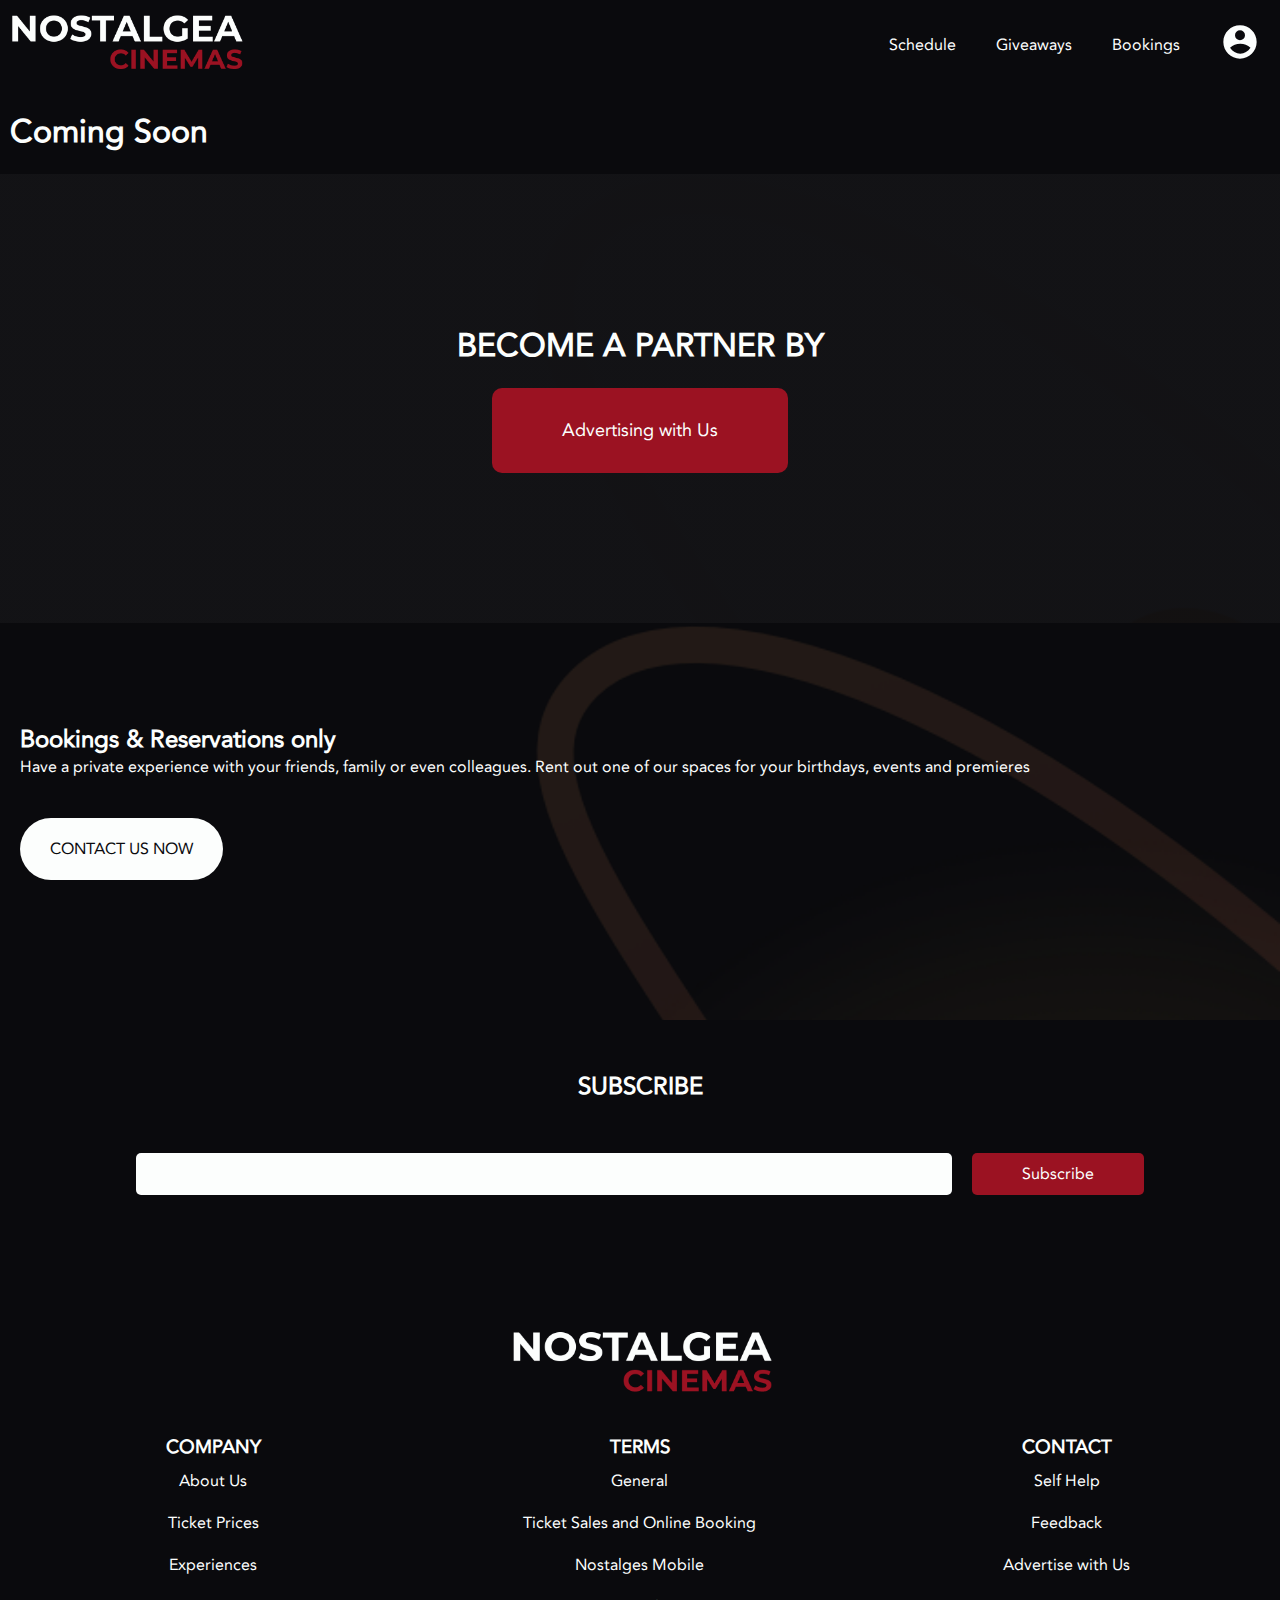
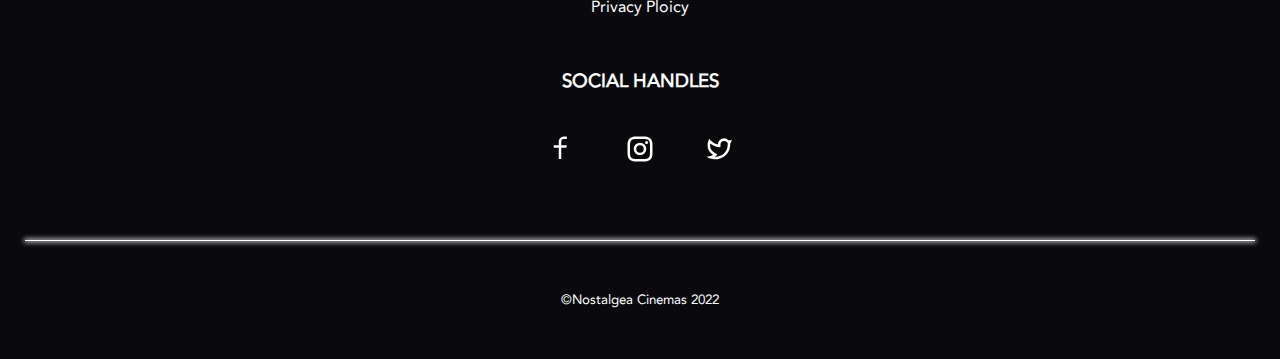
<file: index.html>
<!DOCTYPE html>
<html lang="en">
<head>
  <meta charset="UTF-8">
  <meta http-equiv="X-UA-Compatible" content="IE=edge">
  <meta name="viewport" content="width=device-width, initial-scale=1.0">
  <title>See What's On. Book Movies. Nostalgea Cinemas.</title>
  <link rel="stylesheet" href="./fonts/avenir-cufonfonts-webfont/style.css" />
  <link rel="stylesheet" href="./fonts/montserrat-cufonfonts-webfont/style.css" />
  <link rel="stylesheet" href="./plugins/OwlCarousel2-2.3.4/dist/assets/owl.carousel.min.css">
  <link rel="stylesheet" href="./plugins/OwlCarousel2-2.3.4/dist/assets/owl.theme.default.css">
  <link rel="stylesheet" href="./css/main.css">
  <link rel="shortcut icon" href="./img/favicon.png" type="image/x-icon">
</head>
<body>
  <nav>
    <div class="brand">
      <div class="logo">
        <div class="img">
          <img src="./img/logo.png" alt="Nosatalgea Cinemas">
        </div>
        <!-- End of Image -->
      </div>
      <!-- End of navigation logo -->
      <a href="" class="user">
        <svg xmlns="http://www.w3.org/2000/svg" width="40" viewBox="0 0 24 24">
          <path d="M12 2c5.52 0 10 4.48 10 10s-4.48 10-10 10S2 17.52 2 12 6.48 2 12 2zM6.023 15.416C7.491 17.606 9.695 19 12.16 19c2.464 0 4.669-1.393 6.136-3.584A8.968 8.968 0 0 0 12.16 13a8.968 8.968 0 0 0-6.137 2.416zM12 11a3 3 0 1 0 0-6 3 3 0 0 0 0 6z"/>   
        </svg>
      </a>
      <div class="menu">
        <button>        
          <svg xmlns="http://www.w3.org/2000/svg" viewBox="0 0 24 24">
            <path d="M18 18v2H6v-2h12zm3-7v2H3v-2h18zm-3-7v2H6V4h12z"/>
          </svg>
        </button>
      </div>
      <!-- End of navigation menu button -->
    </div>
    <!-- End of navigation brand -->
    <div class="options">
      <a href="#">Schedule</a>
      <a href="#">Giveaways</a>
      <!-- <a href="#">My Bookings</a> -->
      <a href="#">Bookings</a>
      <a href="login.html">            
        <svg xmlns="http://www.w3.org/2000/svg" width="40" viewBox="0 0 24 24">
          <path d="M12 2c5.52 0 10 4.48 10 10s-4.48 10-10 10S2 17.52 2 12 6.48 2 12 2zM6.023 15.416C7.491 17.606 9.695 19 12.16 19c2.464 0 4.669-1.393 6.136-3.584A8.968 8.968 0 0 0 12.16 13a8.968 8.968 0 0 0-6.137 2.416zM12 11a3 3 0 1 0 0-6 3 3 0 0 0 0 6z"/>   
        </svg>
      </a>
    </div>
    <!-- End of naavigation options -->
  </nav>
  <!-- End of navigation -->

  <section id="carousel" class="owl-carousel owl-theme">

  </section>


  <section class="black-bg coming-soon">
    <h2 class="white-text">Coming Soon</h2>
    <div class="movies black">
      <section id="upcoming-carousel" class="owl-carousel owl-theme">
        
      </section><!-- End of Carousel -->
    </div> <!-- End of movies container -->
  </section><!-- End of Coming Soon Sections -->



  <section class="advertise">
    <h2>Become a Partner by</h2>
    <button class="red-bg white-text">Advertising with Us</button>
  </section>
  <!-- End of avertisement Section -->


  <section class="exclusive black-bg white-text">
    <h2>Bookings & Reservations only</h2>
    <p>Have a private experience with your friends, family or even colleagues. Rent out one of our spaces for your birthdays, events and premieres</p>

    <a href="#" class="button white-bg black-text">CONTACT US NOW</a>
  </section>

  <section class="subscribe black-bg centered-text">
    <h2 class="white-text capitalized">Subscribe</h2>
    <form method="post" action="subscribe">
      <input class="white-bg" type="email" name="email" id="">
      <button class="red-bg white-text">Subscribe</button>
    </form>
  </section>

  

  <footer class="black-bg">
    <div class="logo flex">
      <div class="img">
        <img src="./img/logo.png" alt="">
      </div>
      <!-- End of Image -->
    </div>
    <!-- End of logo -->

    <div class="grid">
      
        <div class="column">
          <h3>Company</h3>
          <a href="">About Us</a>
          <a href="">Ticket Prices</a>
          <a href="">Experiences</a>
        </div>
        <div class="column">
          <h3>Terms</h3>
          <a href="">General</a>
          <a href="">Ticket Sales and Online Booking</a>
          <a href="">Nostalges Mobile</a>
          <a href="">Privacy Ploicy</a>
        </div>

        <div class="column">
          <h3>Contact</h3>
          <a href="">Self Help</a>
          <a href="">Feedback</a>
          <a href="">Advertise with Us</a>
          
        </div>
    </div>
    <!-- End of grid -->

    <div class="social">
      <h3>Social Handles</h3>

     <div class="links flex">
      <a href="">
        <svg xmlns="http://www.w3.org/2000/svg" width=30 viewBox="0 0 24 24">
          <path fill-rule="nonzero" d="M13 9h4.5l-.5 2h-4v9h-2v-9H7V9h4V7.128c0-1.783.186-2.43.534-3.082a3.635 3.635 0 0 1 1.512-1.512C13.698 2.186 14.345 2 16.128 2c.522 0 .98.05 1.372.15V4h-1.372c-1.324 0-1.727.078-2.138.298-.304.162-.53.388-.692.692-.22.411-.298.814-.298 2.138V9z"/>
        </svg>
      </a>
      <a href="">
        <svg xmlns="http://www.w3.org/2000/svg" viewBox="0 0 24 24" width=30>
          <path fill-rule="nonzero" d="M12 9a3 3 0 1 0 0 6 3 3 0 0 0 0-6zm0-2a5 5 0 1 1 0 10 5 5 0 0 1 0-10zm6.5-.25a1.25 1.25 0 0 1-2.5 0 1.25 1.25 0 0 1 2.5 0zM12 4c-2.474 0-2.878.007-4.029.058-.784.037-1.31.142-1.798.332-.434.168-.747.369-1.08.703a2.89 2.89 0 0 0-.704 1.08c-.19.49-.295 1.015-.331 1.798C4.006 9.075 4 9.461 4 12c0 2.474.007 2.878.058 4.029.037.783.142 1.31.331 1.797.17.435.37.748.702 1.08.337.336.65.537 1.08.703.494.191 1.02.297 1.8.333C9.075 19.994 9.461 20 12 20c2.474 0 2.878-.007 4.029-.058.782-.037 1.309-.142 1.797-.331.433-.169.748-.37 1.08-.702.337-.337.538-.65.704-1.08.19-.493.296-1.02.332-1.8.052-1.104.058-1.49.058-4.029 0-2.474-.007-2.878-.058-4.029-.037-.782-.142-1.31-.332-1.798a2.911 2.911 0 0 0-.703-1.08 2.884 2.884 0 0 0-1.08-.704c-.49-.19-1.016-.295-1.798-.331C14.925 4.006 14.539 4 12 4zm0-2c2.717 0 3.056.01 4.122.06 1.065.05 1.79.217 2.428.465.66.254 1.216.598 1.772 1.153a4.908 4.908 0 0 1 1.153 1.772c.247.637.415 1.363.465 2.428.047 1.066.06 1.405.06 4.122 0 2.717-.01 3.056-.06 4.122-.05 1.065-.218 1.79-.465 2.428a4.883 4.883 0 0 1-1.153 1.772 4.915 4.915 0 0 1-1.772 1.153c-.637.247-1.363.415-2.428.465-1.066.047-1.405.06-4.122.06-2.717 0-3.056-.01-4.122-.06-1.065-.05-1.79-.218-2.428-.465a4.89 4.89 0 0 1-1.772-1.153 4.904 4.904 0 0 1-1.153-1.772c-.248-.637-.415-1.363-.465-2.428C2.013 15.056 2 14.717 2 12c0-2.717.01-3.056.06-4.122.05-1.066.217-1.79.465-2.428a4.88 4.88 0 0 1 1.153-1.772A4.897 4.897 0 0 1 5.45 2.525c.638-.248 1.362-.415 2.428-.465C8.944 2.013 9.283 2 12 2z"/>
        </svg>
      </a>
      <a href="">
        <svg width=30 xmlns="http://www.w3.org/2000/svg" viewBox="0 0 24 24">
            <path fill-rule="nonzero" d="M15.3 5.55a2.9 2.9 0 0 0-2.9 2.847l-.028 1.575a.6.6 0 0 1-.68.583l-1.561-.212c-2.054-.28-4.022-1.226-5.91-2.799-.598 3.31.57 5.603 3.383 7.372l1.747 1.098a.6.6 0 0 1 .034.993L7.793 18.17c.947.059 1.846.017 2.592-.131 4.718-.942 7.855-4.492 7.855-10.348 0-.478-1.012-2.141-2.94-2.141zm-4.9 2.81a4.9 4.9 0 0 1 8.385-3.355c.711-.005 1.316.175 2.669-.645-.335 1.64-.5 2.352-1.214 3.331 0 7.642-4.697 11.358-9.463 12.309-3.268.652-8.02-.419-9.382-1.841.694-.054 3.514-.357 5.144-1.55C5.16 15.7-.329 12.47 3.278 3.786c1.693 1.977 3.41 3.323 5.15 4.037 1.158.475 1.442.465 1.973.538z"/>
        </svg>
      </a>
     </div>
    </div>
    <!-- End of social -->

    <div class="hr-dark"></div>

    <small class="white-text centered-text">&copy;Nostalgea Cinemas 2022</small>
  </footer>
  <!-- End of footer -->
  <script src="./script/jquery-3.6.0.js"></script>
  <script src="./plugins/OwlCarousel2-2.3.4/dist/owl.carousel.min.js"></script>
  <script src="./script/tmdb.js"></script>
</body>
</html>
</file>
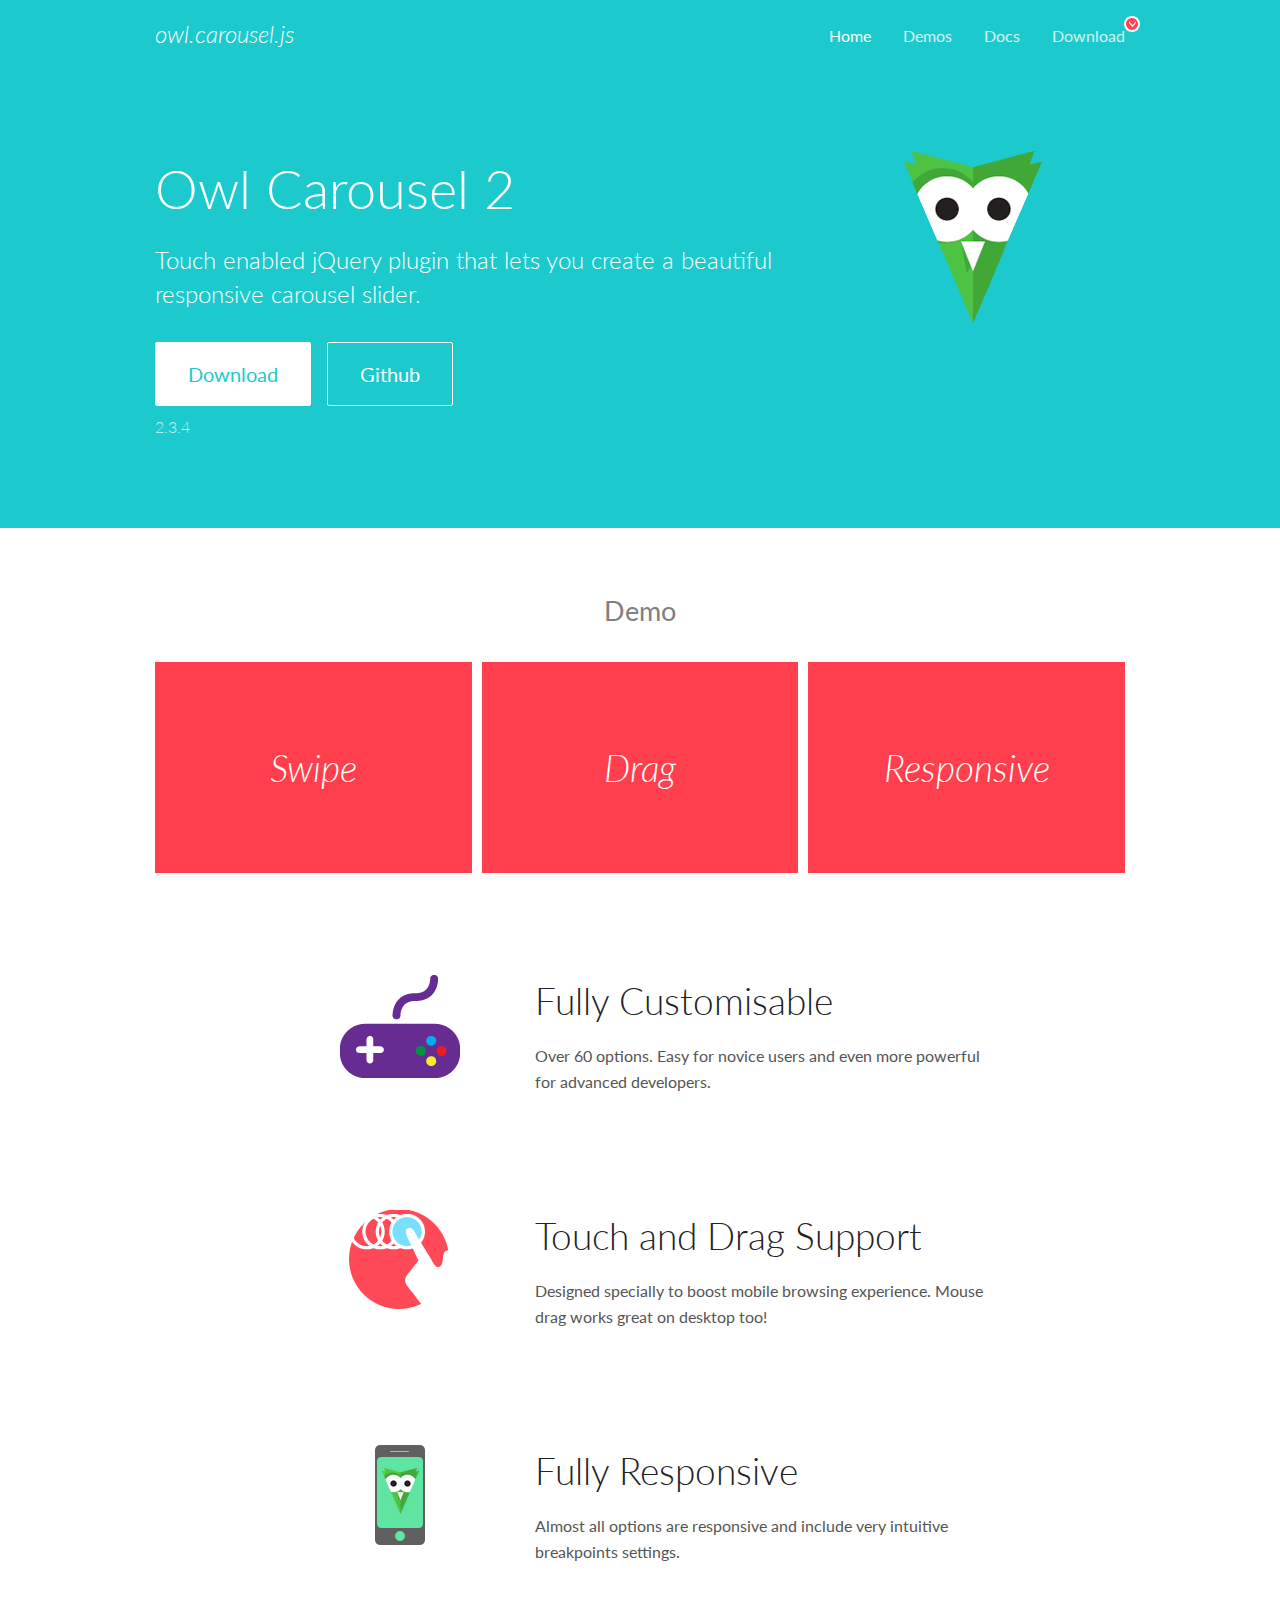
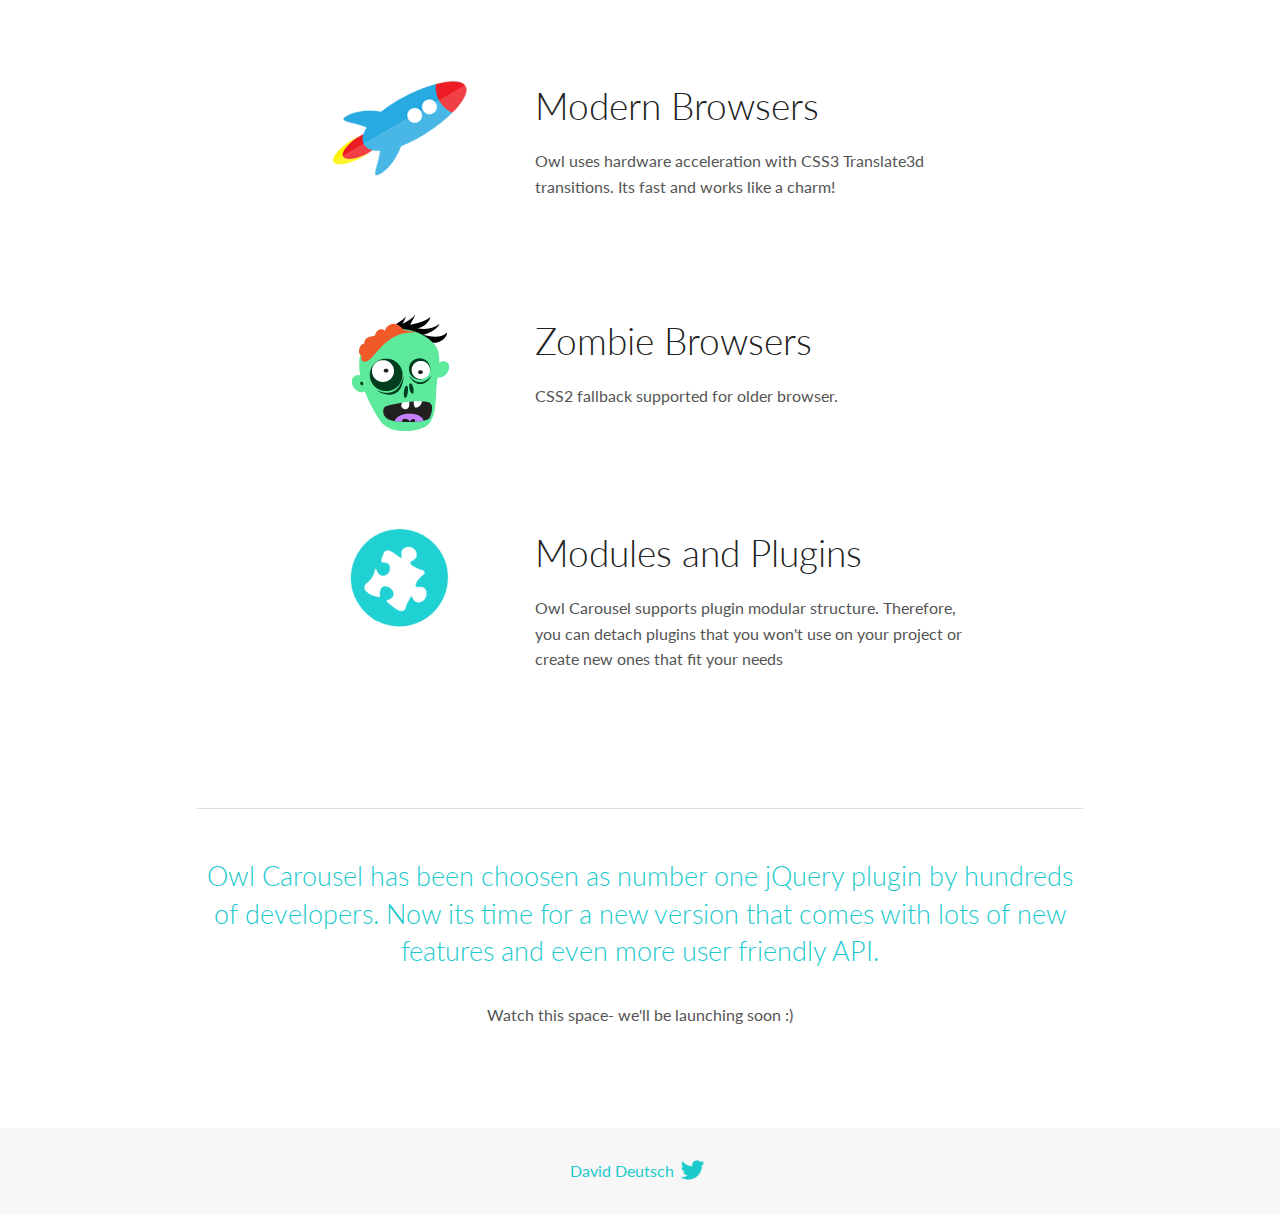
<file: plugins/OwlCarousel2-2.3.4/docs/index.html>
<!DOCTYPE html>
<html lang="en">
  <head>

    <!-- head -->
    <meta charset="utf-8">
    <meta name="msapplication-tap-highlight" content="no" />
    <meta name="viewport" content="width=device-width, initial-scale=1.0" />
    <meta name="description" content="Touch enabled jQuery plugin that lets you create beautiful responsive carousel slider.">
    <meta name="author" content="David Deutsch">
    <title>
      Home | Owl Carousel | 2.3.4
    </title>

    <!-- Stylesheets -->
    <link href='https://fonts.googleapis.com/css?family=Lato:300,400,700,400italic,300italic' rel='stylesheet' type='text/css'>
    <link rel="stylesheet" href="assets/css/docs.theme.min.css">

    <!-- Owl Stylesheets -->
    <link rel="stylesheet" href="assets/owlcarousel/assets/owl.carousel.min.css">
    <link rel="stylesheet" href="assets/owlcarousel/assets/owl.theme.default.min.css">

    <!-- HTML5 shim and Respond.js IE8 support of HTML5 elements and media queries -->

    <!--[if lt IE 9]>
      <script src="https://oss.maxcdn.com/libs/html5shiv/3.7.0/html5shiv.js"></script>
      <script src="https://oss.maxcdn.com/libs/respond.js/1.3.0/respond.min.js"></script>
    <![endif]-->

    <!-- Favicons -->
    <link rel="apple-touch-icon-precomposed" sizes="144x144" href="assets/ico/apple-touch-icon-144-precomposed.png">
    <link rel="shortcut icon" href="assets/ico/favicon.png">
    <link rel="shortcut icon" href="favicon.ico">

    <!-- Yeah i know js should not be in header. Its required for demos.-->

    <!-- javascript -->
    <script src="assets/vendors/jquery.min.js"></script>
    <script src="assets/owlcarousel/owl.carousel.js"></script>
  </head>
  <body>

    <!-- header -->
    <header class="header">
      <div class="row">
        <div class="large-12 columns">
          <div class="brand left">
            <h3>
              <a href="/OwlCarousel2/">owl.carousel.js</a> 
            </h3>
          </div>
          <a id="toggle-nav" class="right">
            <span></span> <span></span> <span></span> 
          </a> 
          <div class="nav-bar">
            <ul class="clearfix">
              <li class="active">
                <a href="/OwlCarousel2/index.html">Home</a> 
              </li>
              <li> <a href="/OwlCarousel2/demos/demos.html">Demos</a>  </li>
              <li> <a href="/OwlCarousel2/docs/started-welcome.html">Docs</a>  </li>
              <li>
                <a href="https://github.com/OwlCarousel2/OwlCarousel2/archive/2.3.4.zip">Download</a> 
                <span class="download"></span> 
              </li>
            </ul>
          </div>
        </div>
      </div>
    </header>

    <!-- home panel -->
    <section id="hero">
      <div class="row">
        <div class="large-8 medium-8 columns">
          <h1>Owl Carousel 2</h1>
          <h4>Touch enabled jQuery plugin that lets you create a beautiful responsive carousel slider.</h4>
          <a href="https://github.com/OwlCarousel2/OwlCarousel2/archive/2.3.4.zip" class="hero-button">Download</a> 
          <a href="https://github.com/OwlCarousel2/OwlCarousel2" class="hero-button outline">Github</a> 
          <p>2.3.4</p>
        </div>
        <div class="large-4 medium-4 columns">
          <img class="owl-logo" src="assets/img/owl-logo.png" alt="mr. Owl">
        </div>
      </div>
    </section>

    <!-- body -->
    <div class="home-demo">
      <div class="row">
        <div class="large-12 columns">
          <h3>Demo</h3>
          <div class="owl-carousel">
            <div class="item">
              <h2>Swipe</h2>
            </div>
            <div class="item">
              <h2>Drag</h2>
            </div>
            <div class="item">
              <h2>Responsive</h2>
            </div>
            <div class="item">
              <h2>CSS3</h2>
            </div>
            <div class="item">
              <h2>Fast</h2>
            </div>
            <div class="item">
              <h2>Easy</h2>
            </div>
            <div class="item">
              <h2>Free</h2>
            </div>
            <div class="item">
              <h2>Upgradable</h2>
            </div>
            <div class="item">
              <h2>Tons of options</h2>
            </div>
            <div class="item">
              <h2>Infinity</h2>
            </div>
            <div class="item">
              <h2>Auto Width</h2>
            </div>
          </div>
        </div>
      </div>
    </div>
    <script>
      var owl = $('.owl-carousel');
      owl.owlCarousel({
        margin: 10,
        loop: true,
        responsive: {
          0: {
            items: 1
          },
          600: {
            items: 2
          },
          1000: {
            items: 3
          }
        }
      })
    </script>

    <!-- features -->
    <div id="features">
      <div class="row">
        <div class="small-12 medium-9 small-centered columns">
          <section class="row feature">
            <div class="medium-4 small-12 columns">
              <img src="assets/img/feature-options.png" alt="">
            </div>
            <div class="medium-8 small-12 columns">
              <h2>Fully Customisable</h2>
              <p>Over 60 options. Easy for novice users and even more powerful for advanced developers.</p>
            </div>
          </section>
          <section class="row feature">
            <div class="medium-4 small-12 columns">
              <img src="assets/img/feature-drag.png" alt="">
            </div>
            <div class="medium-8 small-12 columns">
              <h2>Touch and Drag Support</h2>
              <p>Designed specially to boost mobile browsing experience. Mouse drag works great on desktop too!</p>
            </div>
          </section>
          <section class="row feature">
            <div class="medium-4 small-12 columns">
              <img src="assets/img/feature-responsive.png" alt="">
            </div>
            <div class="medium-8 small-12 columns">
              <h2>Fully Responsive</h2>
              <p>Almost all options are responsive and include very intuitive breakpoints settings.</p>
            </div>
          </section>
          <section class="row feature">
            <div class="medium-4 small-12 columns">
              <img src="assets/img/feature-modern.png" alt="">
            </div>
            <div class="medium-8 small-12 columns">
              <h2>Modern Browsers</h2>
              <p>Owl uses hardware acceleration with CSS3 Translate3d transitions. Its fast and works like a charm! </p>
            </div>
          </section>
          <section class="row feature">
            <div class="medium-4 small-12 columns">
              <img src="assets/img/feature-zombie.png" alt="">
            </div>
            <div class="medium-8 small-12 columns">
              <h2>Zombie Browsers</h2>
              <p>CSS2 fallback supported for older browser.</p>
            </div>
          </section>
          <section class="row feature">
            <div class="medium-4 small-12 columns">
              <img src="assets/img/feature-module.png" alt="">
            </div>
            <div class="medium-8 small-12 columns">
              <h2>Modules and Plugins</h2>
              <p>Owl Carousel supports plugin modular structure. Therefore, you can detach plugins that you won&#x27;t use on your project or create new ones that fit your needs</p>
            </div>
          </section>
        </div>
      </div>
    </div>

    <!-- footer -->
    <section id="teaser-text">
      <div class="row">
        <div class="small-12 medium-11 small-centered columns">
          <hr>
          <h3 id="owl-carousel-has-been-choosen-as-number-one-jquery-plugin-by-hundreds-of-developers-now-its-time-for-a-new-version-that-comes-with-lots-of-new-features-and-even-more-user-friendly-api-">Owl Carousel has been choosen as number one jQuery plugin by hundreds of developers. Now its time for a new version that comes with lots of new features and even more user friendly API.</h3>
          <p>Watch this space- we&#39;ll be launching soon :)</p>
        </div>
      </div>
    </section>

    <!-- footer -->
    <footer class="footer">
      <div class="row">
        <div class="large-12 columns">
          <h5>
            <a href="/OwlCarousel2/docs/support-contact.html">David Deutsch</a> 
            <a id="custom-tweet-button" href="https://twitter.com/share?url=https://github.com/OwlCarousel2/OwlCarousel2&text=Owl Carousel - This is so awesome! " target="_blank"></a> 
          </h5>
        </div>
      </div>
    </footer>

    <!-- vendors -->
    <script src="assets/vendors/highlight.js"></script>
    <script src="assets/js/app.js"></script>
  </body>
</html>
</file>
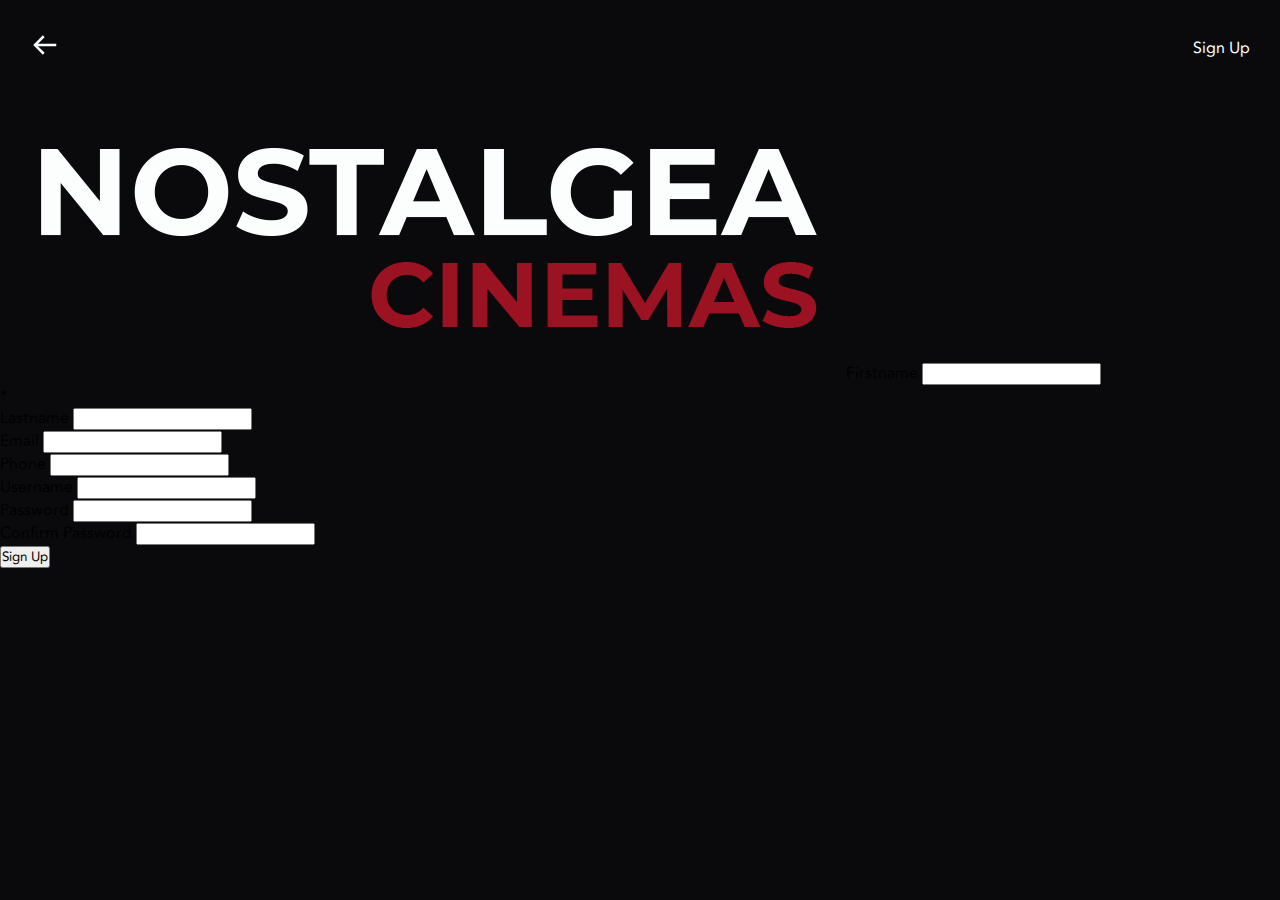
<file: login.html>
<!DOCTYPE html>
<html lang="en">
<head>
  <meta charset="UTF-8">
  <meta http-equiv="X-UA-Compatible" content="IE=edge">
  <meta name="viewport" content="width=device-width, initial-scale=1.0">
  <title>Sign in to Nostalgea Cinema</title>
  <link rel="shortcut icon" href="./img/favicon.png" type="image/x-icon">
  <link rel="stylesheet" href="./fonts/avenir-cufonfonts-webfont/style.css" />
  <link rel="stylesheet" href="./fonts/montserrat-cufonfonts-webfont/style.css" />
  <link rel="stylesheet" href="./plugins/OwlCarousel2-2.3.4/dist/assets/owl.carousel.min.css">
  <link rel="stylesheet" href="./plugins/OwlCarousel2-2.3.4/dist/assets/owl.theme.default.css">
  <link rel="stylesheet" href="./css/main.css">
</head>
<body class="black-bg">
  <nav class="login">
    <a href="#">
      <svg xmlns="http://www.w3.org/2000/svg" width="30" height="30" viewBox="0 0 24 24"><path d="M21 11L6.414 11 11.707 5.707 10.293 4.293 2.586 12 10.293 19.707 11.707 18.293 6.414 13 21 13z"/></svg>
    </a>
    <a href="#signUp" class="white-text">Sign Up</a>
  </nav>

  <form action="signup" method="post">
    <img src="./img/logo.png" alt="" srcset="">

    <label for="firstname">Firstname</label>
    <input type="text" name="firstname" id="firstname">
    <div class="error">*</div>
  
    <label for="">Lastname</label>
    <input type="text">
    <div class="error"></div>
  
    <label for="">Email</label>
    <input type="text">
    <div class="error"></div>
  
    <label for="">Phone</label>
    <input type="text">
    <div class="error"></div>
  
    <label for="">Username</label>
    <input type="text">
    <div class="error"></div>
  
    <label for="">Password</label>
    <input type="text">
    <div class="error"></div>
  
    <label for="">Confirm Password</label>
    <input type="text">
    <div class="error"></div>

    <button>Sign Up</button>
  
  </form>

  <form action="login" method="post">

  </form>
</body>
</html>
</file>
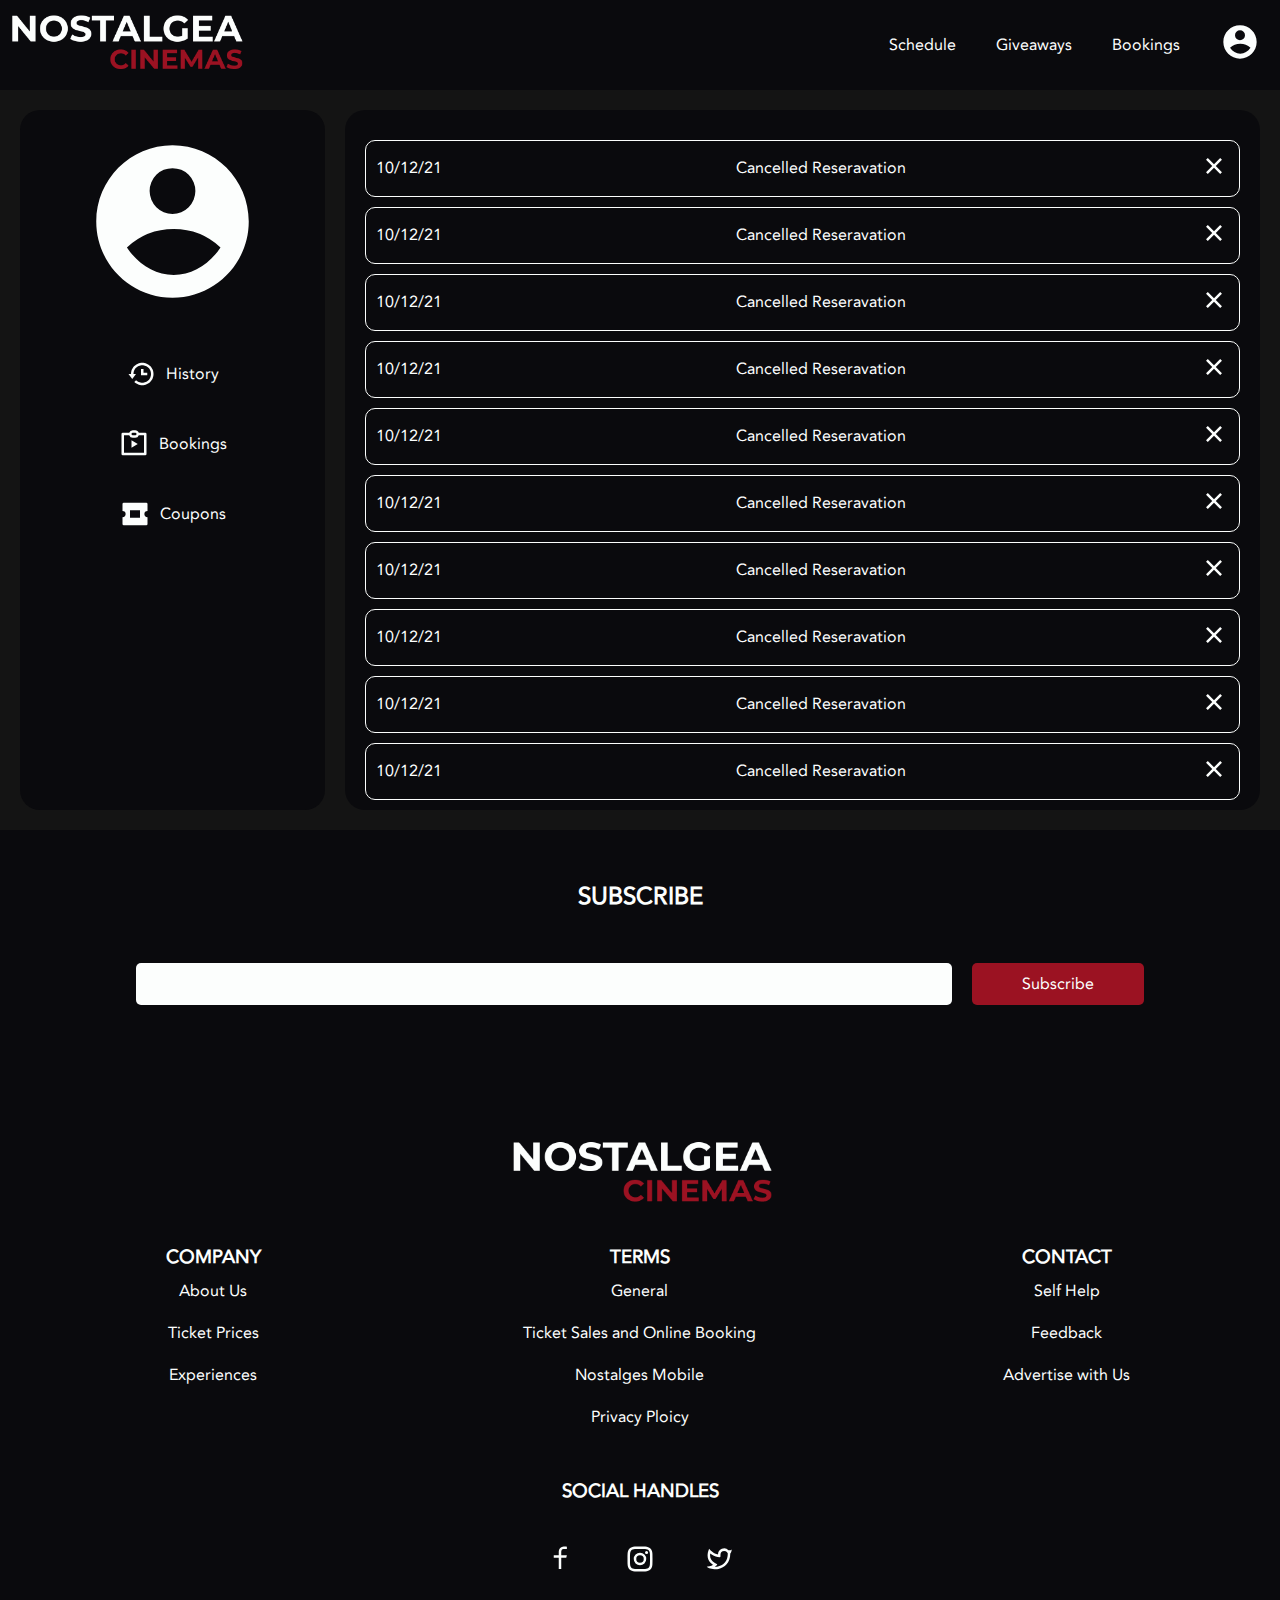
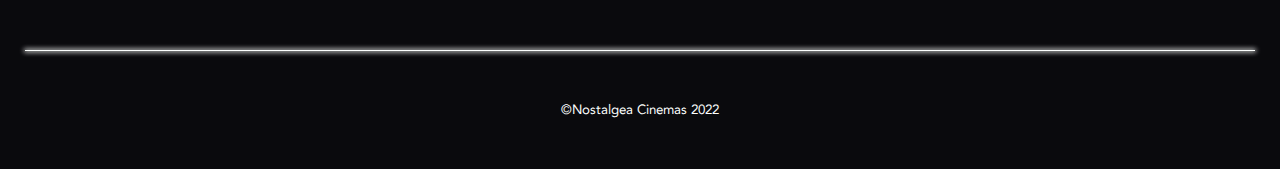
<file: profile.html>
<!DOCTYPE html>
<html lang="en">
<head>
  <meta charset="UTF-8">
  <meta http-equiv="X-UA-Compatible" content="IE=edge">
  <meta name="viewport" content="width=device-width, initial-scale=1.0">
  <title>See What's On. Book Movies. Nostalgea Cinemas.</title>
  <link rel="stylesheet" href="./fonts/avenir-cufonfonts-webfont/style.css" />
  <link rel="stylesheet" href="./fonts/montserrat-cufonfonts-webfont/style.css" />
  <link rel="stylesheet" href="./plugins/OwlCarousel2-2.3.4/dist/assets/owl.carousel.min.css">
  <link rel="stylesheet" href="./plugins/OwlCarousel2-2.3.4/dist/assets/owl.theme.default.css">
  <link rel="stylesheet" href="./css/main.css">
  <link rel="stylesheet" href="./css/profile.css">
  <link rel="shortcut icon" href="./img/favicon.png" type="image/x-icon">
</head>
<body>
  <nav>
    <div class="brand">
      <div class="logo">
        <a href="">
          <div class="img">
            <img src="./img/logo.png" alt="Nosatalgea Cinemas">
          </div>
        </a>
        <!-- End of Image -->
      </div>
      <!-- End of navigation logo -->
      <a href="" class="user">
        <svg xmlns="http://www.w3.org/2000/svg" width="40" viewBox="0 0 24 24">
          <path d="M12 2c5.52 0 10 4.48 10 10s-4.48 10-10 10S2 17.52 2 12 6.48 2 12 2zM6.023 15.416C7.491 17.606 9.695 19 12.16 19c2.464 0 4.669-1.393 6.136-3.584A8.968 8.968 0 0 0 12.16 13a8.968 8.968 0 0 0-6.137 2.416zM12 11a3 3 0 1 0 0-6 3 3 0 0 0 0 6z"/>   
        </svg>
      </a>
      <div class="menu">
        <button>        
          <svg xmlns="http://www.w3.org/2000/svg" width="40" viewBox="0 0 24 24">
            <path d="M18 18v2H6v-2h12zm3-7v2H3v-2h18zm-3-7v2H6V4h12z"/>
          </svg>
        </button>
      </div>
      <!-- End of navigation menu button -->
    </div>
    <!-- End of navigation brand -->
    <div class="options">
      <a href="./schedule.html">Schedule</a>
      <a href="#">Giveaways</a>
      <!-- <a href="#">My Bookings</a> -->
      <a href="./profile.html#bookings">Bookings</a>
      <a href="login.html">            
        <svg xmlns="http://www.w3.org/2000/svg" width="40" viewBox="0 0 24 24">
          <path d="M12 2c5.52 0 10 4.48 10 10s-4.48 10-10 10S2 17.52 2 12 6.48 2 12 2zM6.023 15.416C7.491 17.606 9.695 19 12.16 19c2.464 0 4.669-1.393 6.136-3.584A8.968 8.968 0 0 0 12.16 13a8.968 8.968 0 0 0-6.137 2.416zM12 11a3 3 0 1 0 0-6 3 3 0 0 0 0 6z"/>   
        </svg>
      </a>
    </div>
    <!-- End of naavigation options -->
  </nav>
  <!-- End of navigation -->

  <main class="profile">
    <section class="sidebar black-bg">
      <div class="img">
        <svg xmlns="http://www.w3.org/2000/svg" viewBox="0 0 24 24">
          <path d="M12 2c5.52 0 10 4.48 10 10s-4.48 10-10 10S2 17.52 2 12 6.48 2 12 2zM6.023 15.416C7.491 17.606 9.695 19 12.16 19c2.464 0 4.669-1.393 6.136-3.584A8.968 8.968 0 0 0 12.16 13a8.968 8.968 0 0 0-6.137 2.416zM12 11a3 3 0 1 0 0-6 3 3 0 0 0 0 6z"/>   
        </svg>
      </div>
      <!-- End of image -->

      <div class="links">
        <a href="#history" class="white-text">  
          <svg xmlns="http://www.w3.org/2000/svg" width="30" viewBox="0 0 24 24"><path d="M12 8L12 13 17 13 17 11 14 11 14 8z"/><path d="M21.292,8.497c-0.226-0.535-0.505-1.05-0.829-1.529c-0.322-0.478-0.691-0.926-1.099-1.333S18.51,4.86,18.032,4.537 c-0.482-0.326-0.997-0.604-1.528-0.829c-0.545-0.23-1.114-0.407-1.69-0.525c-1.181-0.243-2.444-0.244-3.626,0 c-0.579,0.118-1.147,0.295-1.69,0.524c-0.531,0.225-1.045,0.503-1.529,0.83C7.492,4.859,7.043,5.229,6.636,5.636 C6.229,6.043,5.859,6.492,5.537,6.968C5.211,7.452,4.932,7.966,4.708,8.496c-0.23,0.544-0.407,1.113-0.525,1.69 C4.062,10.778,4,11.388,4,12c0,0.008,0.001,0.017,0.001,0.025H2L5,16l3-3.975H6.001C6.001,12.017,6,12.008,6,12 c0-0.477,0.048-0.952,0.142-1.412c0.092-0.449,0.229-0.89,0.408-1.313c0.174-0.412,0.391-0.813,0.645-1.188 C7.445,7.716,7.733,7.368,8.05,7.05s0.666-0.605,1.036-0.855c0.376-0.254,0.777-0.471,1.19-0.646 c0.421-0.179,0.863-0.316,1.313-0.408c0.919-0.189,1.904-0.188,2.823,0c0.447,0.092,0.89,0.229,1.313,0.408 c0.413,0.174,0.813,0.392,1.188,0.644c0.37,0.251,0.72,0.539,1.037,0.856c0.317,0.316,0.604,0.665,0.855,1.037 c0.252,0.372,0.469,0.772,0.645,1.189c0.178,0.417,0.314,0.858,0.408,1.311C19.952,11.049,20,11.524,20,12 s-0.048,0.951-0.142,1.41c-0.094,0.455-0.23,0.896-0.408,1.314c-0.176,0.416-0.393,0.815-0.646,1.189 c-0.25,0.371-0.537,0.72-0.854,1.036c-0.317,0.317-0.667,0.605-1.036,0.855c-0.376,0.253-0.775,0.471-1.189,0.646 c-0.423,0.179-0.865,0.316-1.313,0.408c-0.918,0.188-1.902,0.189-2.823,0c-0.449-0.092-0.89-0.229-1.313-0.408 c-0.412-0.174-0.813-0.391-1.188-0.645c-0.371-0.25-0.719-0.538-1.037-0.855l-1.414,1.414c0.407,0.408,0.855,0.777,1.332,1.099 c0.483,0.326,0.998,0.605,1.528,0.829c0.544,0.23,1.113,0.407,1.69,0.525C11.778,20.938,12.388,21,13,21 c0.612,0,1.223-0.062,1.813-0.183c0.577-0.118,1.146-0.294,1.69-0.524c0.532-0.225,1.047-0.504,1.531-0.831 c0.476-0.322,0.923-0.691,1.33-1.098s0.776-0.855,1.098-1.331c0.325-0.48,0.604-0.995,0.83-1.529 c0.228-0.538,0.405-1.106,0.525-1.692C21.938,13.22,22,12.61,22,12s-0.062-1.22-0.183-1.814 C21.697,9.602,21.52,9.034,21.292,8.497z"/></svg>
          <p>History</p>
        </a>
        <a href="#bookings" class="white-text">
          <svg xmlns="http://www.w3.org/2000/svg" width="30" viewBox="0 0 24 24">
            <path d="M8.17 3A3.001 3.001 0 0 1 11 1h2c1.306 0 2.417.835 2.83 2H21a1 1 0 0 1 1 1v16a1 1 0 0 1-1 1H3a1 1 0 0 1-1-1V4a1 1 0 0 1 1-1h5.17zM4 5v14h16V5h-4.17A3.001 3.001 0 0 1 13 7h-2a3.001 3.001 0 0 1-2.83-2H4zm7-2a1 1 0 0 0 0 2h2a1 1 0 0 0 0-2h-2zm-1 6l5 3-5 3V9z"/>
          </svg>
          <p>Bookings</p>          
        </a>
        <a href="#coupons" class="white-text">
          <svg xmlns="http://www.w3.org/2000/svg" width="30" viewBox="0 0 24 24">
            <path d="M21 3a1 1 0 0 1 1 1v5.5a2.5 2.5 0 1 0 0 5V20a1 1 0 0 1-1 1H3a1 1 0 0 1-1-1v-5.5a2.5 2.5 0 1 0 0-5V4a1 1 0 0 1 1-1h18zm-5 6H8v6h8V9z"/>
          </svg>
          <p>Coupons</p>
        </a>
        <!-- <a href="" class="white-text">Messages</a> -->
      </div>
    </section>
    <section class="ajax black-bg">

    </section>
  </main>


  <section class="subscribe black-bg centered-text">
    <h2 class="white-text capitalized">Subscribe</h2>
    <form method="post" action="subscribe">
      <input class="white-bg" type="email" name="email" id="">
      <button class="red-bg white-text">Subscribe</button>
    </form>
  </section>

  <footer class="black-bg">
    <div class="logo flex">
      <div class="img">
        <img src="./img/logo.png" alt="">
      </div>
      <!-- End of Image -->
    </div>
    <!-- End of logo -->

    <div class="grid">
      
        <div class="column">
          <h3>Company</h3>
          <a href="">About Us</a>
          <a href="">Ticket Prices</a>
          <a href="">Experiences</a>
        </div>
        <div class="column">
          <h3>Terms</h3>
          <a href="">General</a>
          <a href="">Ticket Sales and Online Booking</a>
          <a href="">Nostalges Mobile</a>
          <a href="">Privacy Ploicy</a>
        </div>

        <div class="column">
          <h3>Contact</h3>
          <a href="">Self Help</a>
          <a href="">Feedback</a>
          <a href="">Advertise with Us</a>
          
        </div>
    </div>
    <!-- End of grid -->

    <div class="social">
      <h3>Social Handles</h3>

     <div class="links flex">
      <a href="">
        <svg xmlns="http://www.w3.org/2000/svg" width=30 viewBox="0 0 24 24">
          <path fill-rule="nonzero" d="M13 9h4.5l-.5 2h-4v9h-2v-9H7V9h4V7.128c0-1.783.186-2.43.534-3.082a3.635 3.635 0 0 1 1.512-1.512C13.698 2.186 14.345 2 16.128 2c.522 0 .98.05 1.372.15V4h-1.372c-1.324 0-1.727.078-2.138.298-.304.162-.53.388-.692.692-.22.411-.298.814-.298 2.138V9z"/>
        </svg>
      </a>
      <a href="">
        <svg xmlns="http://www.w3.org/2000/svg" viewBox="0 0 24 24" width=30>
          <path fill-rule="nonzero" d="M12 9a3 3 0 1 0 0 6 3 3 0 0 0 0-6zm0-2a5 5 0 1 1 0 10 5 5 0 0 1 0-10zm6.5-.25a1.25 1.25 0 0 1-2.5 0 1.25 1.25 0 0 1 2.5 0zM12 4c-2.474 0-2.878.007-4.029.058-.784.037-1.31.142-1.798.332-.434.168-.747.369-1.08.703a2.89 2.89 0 0 0-.704 1.08c-.19.49-.295 1.015-.331 1.798C4.006 9.075 4 9.461 4 12c0 2.474.007 2.878.058 4.029.037.783.142 1.31.331 1.797.17.435.37.748.702 1.08.337.336.65.537 1.08.703.494.191 1.02.297 1.8.333C9.075 19.994 9.461 20 12 20c2.474 0 2.878-.007 4.029-.058.782-.037 1.309-.142 1.797-.331.433-.169.748-.37 1.08-.702.337-.337.538-.65.704-1.08.19-.493.296-1.02.332-1.8.052-1.104.058-1.49.058-4.029 0-2.474-.007-2.878-.058-4.029-.037-.782-.142-1.31-.332-1.798a2.911 2.911 0 0 0-.703-1.08 2.884 2.884 0 0 0-1.08-.704c-.49-.19-1.016-.295-1.798-.331C14.925 4.006 14.539 4 12 4zm0-2c2.717 0 3.056.01 4.122.06 1.065.05 1.79.217 2.428.465.66.254 1.216.598 1.772 1.153a4.908 4.908 0 0 1 1.153 1.772c.247.637.415 1.363.465 2.428.047 1.066.06 1.405.06 4.122 0 2.717-.01 3.056-.06 4.122-.05 1.065-.218 1.79-.465 2.428a4.883 4.883 0 0 1-1.153 1.772 4.915 4.915 0 0 1-1.772 1.153c-.637.247-1.363.415-2.428.465-1.066.047-1.405.06-4.122.06-2.717 0-3.056-.01-4.122-.06-1.065-.05-1.79-.218-2.428-.465a4.89 4.89 0 0 1-1.772-1.153 4.904 4.904 0 0 1-1.153-1.772c-.248-.637-.415-1.363-.465-2.428C2.013 15.056 2 14.717 2 12c0-2.717.01-3.056.06-4.122.05-1.066.217-1.79.465-2.428a4.88 4.88 0 0 1 1.153-1.772A4.897 4.897 0 0 1 5.45 2.525c.638-.248 1.362-.415 2.428-.465C8.944 2.013 9.283 2 12 2z"/>
        </svg>
      </a>
      <a href="">
        <svg width=30 xmlns="http://www.w3.org/2000/svg" viewBox="0 0 24 24">
            <path fill-rule="nonzero" d="M15.3 5.55a2.9 2.9 0 0 0-2.9 2.847l-.028 1.575a.6.6 0 0 1-.68.583l-1.561-.212c-2.054-.28-4.022-1.226-5.91-2.799-.598 3.31.57 5.603 3.383 7.372l1.747 1.098a.6.6 0 0 1 .034.993L7.793 18.17c.947.059 1.846.017 2.592-.131 4.718-.942 7.855-4.492 7.855-10.348 0-.478-1.012-2.141-2.94-2.141zm-4.9 2.81a4.9 4.9 0 0 1 8.385-3.355c.711-.005 1.316.175 2.669-.645-.335 1.64-.5 2.352-1.214 3.331 0 7.642-4.697 11.358-9.463 12.309-3.268.652-8.02-.419-9.382-1.841.694-.054 3.514-.357 5.144-1.55C5.16 15.7-.329 12.47 3.278 3.786c1.693 1.977 3.41 3.323 5.15 4.037 1.158.475 1.442.465 1.973.538z"/>
        </svg>
      </a>
     </div>
    </div>
    <!-- End of social -->

    <div class="hr-dark"></div>

    <small class="white-text centered-text">&copy;Nostalgea Cinemas 2022</small>
  </footer>
  <!-- End of footer -->
  <script src="./script/jquery-3.6.0.js"></script>
  <!-- <script src="./plugins/OwlCarousel2-2.3.4/dist/owl.carousel.min.js"></script> -->
  <!-- <script src="./script/tmdb.js"></script> -->
  <script src="./script/behaviour.js"></script>
  <script src="./script/profile.js"></script>
</body>
</html>
</file>
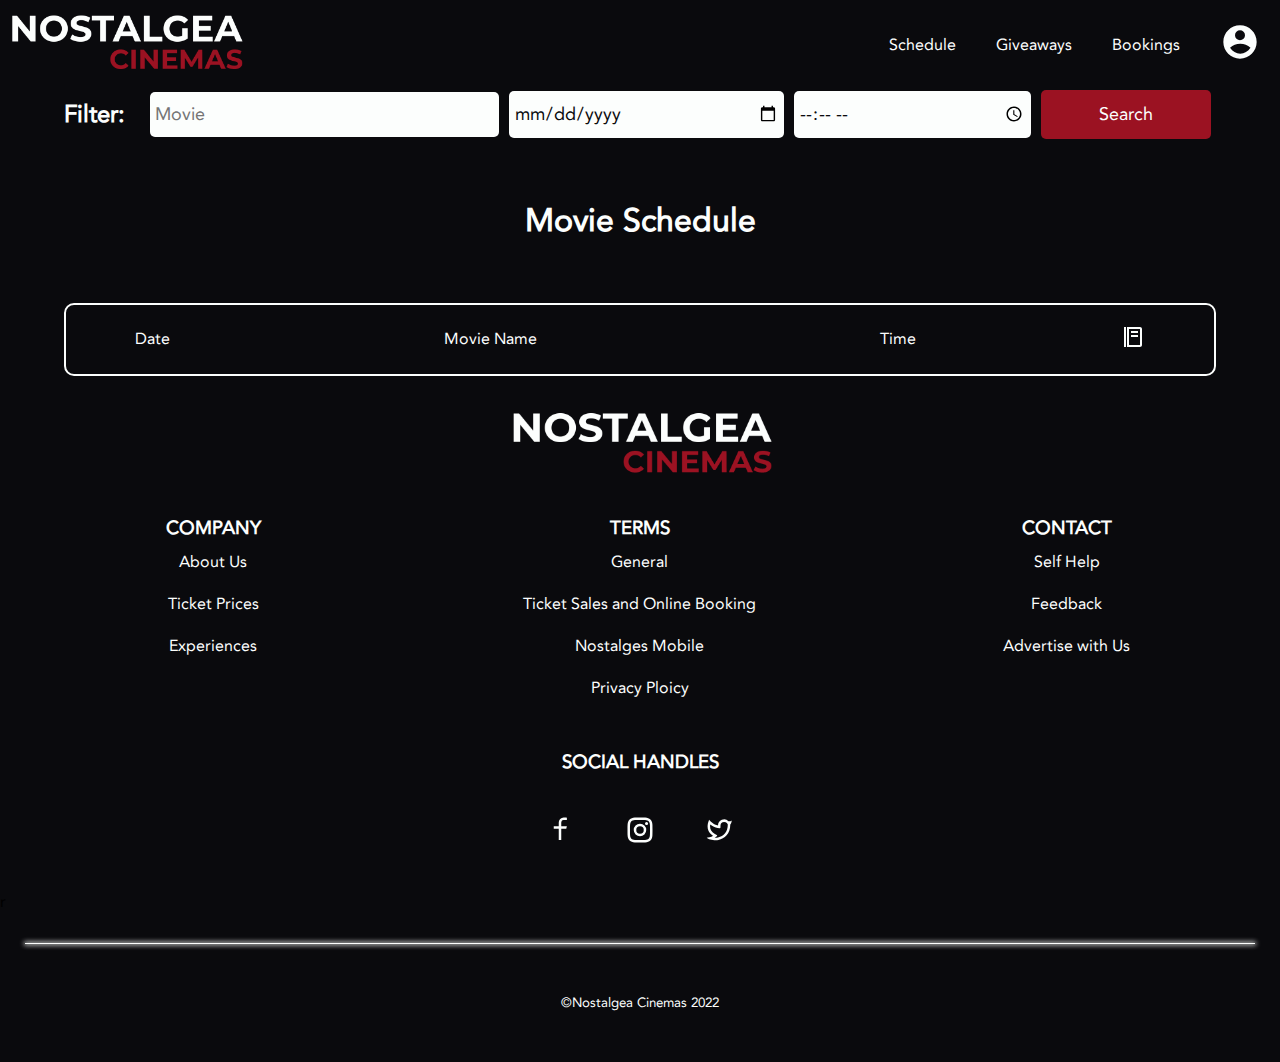
<file: schedule.html>
<!DOCTYPE html>
<html lang="en">
<head>
  <meta charset="UTF-8">
  <meta http-equiv="X-UA-Compatible" content="IE=edge">
  <meta name="viewport" content="width=device-width, initial-scale=1.0">
  <title>Nostalge Cinemas &mdash; Movie Schedules</title>
  <link rel="stylesheet" href="./fonts/avenir-cufonfonts-webfont/style.css" />
  <link rel="stylesheet" href="./fonts/montserrat-cufonfonts-webfont/style.css" />
  <link rel="stylesheet" href="./css/main.css">
  <link rel="shortcut icon" href="./img/favicon.png" type="image/x-icon">
</head>
<body class="black-bg">
  <nav>
    <div class="brand">
      <div class="logo">
        <div class="img">
          <img src="./img/logo.png" alt="Nosatalgea Cinemas">
        </div>
        <!-- End of Image -->
      </div>
      <!-- End of navigation logo -->
      <a href="" class="user">
        <svg xmlns="http://www.w3.org/2000/svg" width="40" viewBox="0 0 24 24">
          <path d="M12 2c5.52 0 10 4.48 10 10s-4.48 10-10 10S2 17.52 2 12 6.48 2 12 2zM6.023 15.416C7.491 17.606 9.695 19 12.16 19c2.464 0 4.669-1.393 6.136-3.584A8.968 8.968 0 0 0 12.16 13a8.968 8.968 0 0 0-6.137 2.416zM12 11a3 3 0 1 0 0-6 3 3 0 0 0 0 6z"/>   
        </svg>
      </a>
      <div class="menu">
        <button>        
          <svg xmlns="http://www.w3.org/2000/svg" viewBox="0 0 24 24">
            <path d="M18 18v2H6v-2h12zm3-7v2H3v-2h18zm-3-7v2H6V4h12z"/>
          </svg>
        </button>
      </div>
      <!-- End of navigation menu button -->
    </div>
    <!-- End of navigation brand -->
    <div class="options">
      <a href="#">Schedule</a>
      <a href="#">Giveaways</a>
      <!-- <a href="#">My Bookings</a> -->
      <a href="#">Bookings</a>
      <a href="login.html">            
        <svg xmlns="http://www.w3.org/2000/svg" width="40" viewBox="0 0 24 24">
          <path d="M12 2c5.52 0 10 4.48 10 10s-4.48 10-10 10S2 17.52 2 12 6.48 2 12 2zM6.023 15.416C7.491 17.606 9.695 19 12.16 19c2.464 0 4.669-1.393 6.136-3.584A8.968 8.968 0 0 0 12.16 13a8.968 8.968 0 0 0-6.137 2.416zM12 11a3 3 0 1 0 0-6 3 3 0 0 0 0 6z"/>   
        </svg>
      </a>
    </div>
    <!-- End of naavigation options -->
  </nav>
  <!-- End of navigation -->

  <section class="filter black-bg">
    <form method="GET" action="filter" class="flex">
      <h2 class="white-text">Filter:</h2>
      <input type="text" class="borderless white-bg black-text" placeholder="Movie" Name="">
      <input type="date" class="borderless white-bg black-text" placeholder="Movie" Name="">
      <input type="time" class="borderless white-bg black-text" placeholder="Movie" Name="">
      <input type="submit" class="borderless red-bg white-text" value="Search">
      
    </form>
  </section>

  <main class="schedule">

    <h1 class="white-text centered-text">Movie Schedule</h1>
    
    <div class="movie schedulde flex" data-id="">
      <div class="date white-text">Date</div>
      <div class="name white-text">Movie Name</div>
      <div class="time white-text">Time</div>
      <button class="black-bg borderless">
        <svg xmlns="http://www.w3.org/2000/svg" width="24" height="24" viewBox="0 0 24 24">
          <path fill="#fcfefd" d="M3 2H5V22H3zM10 6H17V8H10zM10 10H17V12H10z"/>
          <path fill="#fcfefd" d="M19,2h-5h-0.063H6v20h7.938H14h5c1.103,0,2-0.897,2-2V4C21,2.897,20.103,2,19,2z M19,20h-5h-0.063H8V4h5.938H14h5V20z"/></svg>
      </button>
    </div>

  </main>

  <footer class="black-bg">
    <div class="logo flex">
      <div class="img">
        <img src="./img/logo.png" alt="">
      </div>
      <!-- End of Image -->
    </div>
    <!-- End of logo -->

    <div class="grid">
      
        <div class="column">
          <h3>Company</h3>
          <a href="">About Us</a>
          <a href="">Ticket Prices</a>
          <a href="">Experiences</a>
        </div>
        <div class="column">
          <h3>Terms</h3>
          <a href="">General</a>
          <a href="">Ticket Sales and Online Booking</a>
          <a href="">Nostalges Mobile</a>
          <a href="">Privacy Ploicy</a>
        </div>

        <div class="column">
          <h3>Contact</h3>
          <a href="">Self Help</a>
          <a href="">Feedback</a>
          <a href="">Advertise with Us</a>
          
        </div>
    </div>
    <!-- End of grid -->

    <div class="social">
      <h3>Social Handles</h3>

      <div class="links flex">
        <a href="">
          <svg xmlns="http://www.w3.org/2000/svg" width=30 viewBox="0 0 24 24">
            <path fill-rule="nonzero" d="M13 9h4.5l-.5 2h-4v9h-2v-9H7V9h4V7.128c0-1.783.186-2.43.534-3.082a3.635 3.635 0 0 1 1.512-1.512C13.698 2.186 14.345 2 16.128 2c.522 0 .98.05 1.372.15V4h-1.372c-1.324 0-1.727.078-2.138.298-.304.162-.53.388-.692.692-.22.411-.298.814-.298 2.138V9z"/>
          </svg>
        </a>
        <a href="">
          <svg xmlns="http://www.w3.org/2000/svg" viewBox="0 0 24 24" width=30>
            <path fill-rule="nonzero" d="M12 9a3 3 0 1 0 0 6 3 3 0 0 0 0-6zm0-2a5 5 0 1 1 0 10 5 5 0 0 1 0-10zm6.5-.25a1.25 1.25 0 0 1-2.5 0 1.25 1.25 0 0 1 2.5 0zM12 4c-2.474 0-2.878.007-4.029.058-.784.037-1.31.142-1.798.332-.434.168-.747.369-1.08.703a2.89 2.89 0 0 0-.704 1.08c-.19.49-.295 1.015-.331 1.798C4.006 9.075 4 9.461 4 12c0 2.474.007 2.878.058 4.029.037.783.142 1.31.331 1.797.17.435.37.748.702 1.08.337.336.65.537 1.08.703.494.191 1.02.297 1.8.333C9.075 19.994 9.461 20 12 20c2.474 0 2.878-.007 4.029-.058.782-.037 1.309-.142 1.797-.331.433-.169.748-.37 1.08-.702.337-.337.538-.65.704-1.08.19-.493.296-1.02.332-1.8.052-1.104.058-1.49.058-4.029 0-2.474-.007-2.878-.058-4.029-.037-.782-.142-1.31-.332-1.798a2.911 2.911 0 0 0-.703-1.08 2.884 2.884 0 0 0-1.08-.704c-.49-.19-1.016-.295-1.798-.331C14.925 4.006 14.539 4 12 4zm0-2c2.717 0 3.056.01 4.122.06 1.065.05 1.79.217 2.428.465.66.254 1.216.598 1.772 1.153a4.908 4.908 0 0 1 1.153 1.772c.247.637.415 1.363.465 2.428.047 1.066.06 1.405.06 4.122 0 2.717-.01 3.056-.06 4.122-.05 1.065-.218 1.79-.465 2.428a4.883 4.883 0 0 1-1.153 1.772 4.915 4.915 0 0 1-1.772 1.153c-.637.247-1.363.415-2.428.465-1.066.047-1.405.06-4.122.06-2.717 0-3.056-.01-4.122-.06-1.065-.05-1.79-.218-2.428-.465a4.89 4.89 0 0 1-1.772-1.153 4.904 4.904 0 0 1-1.153-1.772c-.248-.637-.415-1.363-.465-2.428C2.013 15.056 2 14.717 2 12c0-2.717.01-3.056.06-4.122.05-1.066.217-1.79.465-2.428a4.88 4.88 0 0 1 1.153-1.772A4.897 4.897 0 0 1 5.45 2.525c.638-.248 1.362-.415 2.428-.465C8.944 2.013 9.283 2 12 2z"/>
          </svg>
        </a>
        <a href="">
          <svg width=30 xmlns="http://www.w3.org/2000/svg" viewBox="0 0 24 24">
              <path fill-rule="nonzero" d="M15.3 5.55a2.9 2.9 0 0 0-2.9 2.847l-.028 1.575a.6.6 0 0 1-.68.583l-1.561-.212c-2.054-.28-4.022-1.226-5.91-2.799-.598 3.31.57 5.603 3.383 7.372l1.747 1.098a.6.6 0 0 1 .034.993L7.793 18.17c.947.059 1.846.017 2.592-.131 4.718-.942 7.855-4.492 7.855-10.348 0-.478-1.012-2.141-2.94-2.141zm-4.9 2.81a4.9 4.9 0 0 1 8.385-3.355c.711-.005 1.316.175 2.669-.645-.335 1.64-.5 2.352-1.214 3.331 0 7.642-4.697 11.358-9.463 12.309-3.268.652-8.02-.419-9.382-1.841.694-.054 3.514-.357 5.144-1.55C5.16 15.7-.329 12.47 3.278 3.786c1.693 1.977 3.41 3.323 5.15 4.037 1.158.475 1.442.465 1.973.538z"/>
          </svg>
        </a>
     </div>
    </div>
    <!-- End of social -->
r
    <div class="hr-dark"></div>

    <small class="white-text centered-text">&copy;Nostalgea Cinemas 2022</small>
  </footer>
  <!-- End of footer -->
  <script src="./script/jquery-3.6.0.js"></script>
  <script src="./plugins/OwlCarousel2-2.3.4/dist/owl.carousel.min.js"></script>
  <script src="./script/tmdb.js"></script>

</body>
</html>
</file>
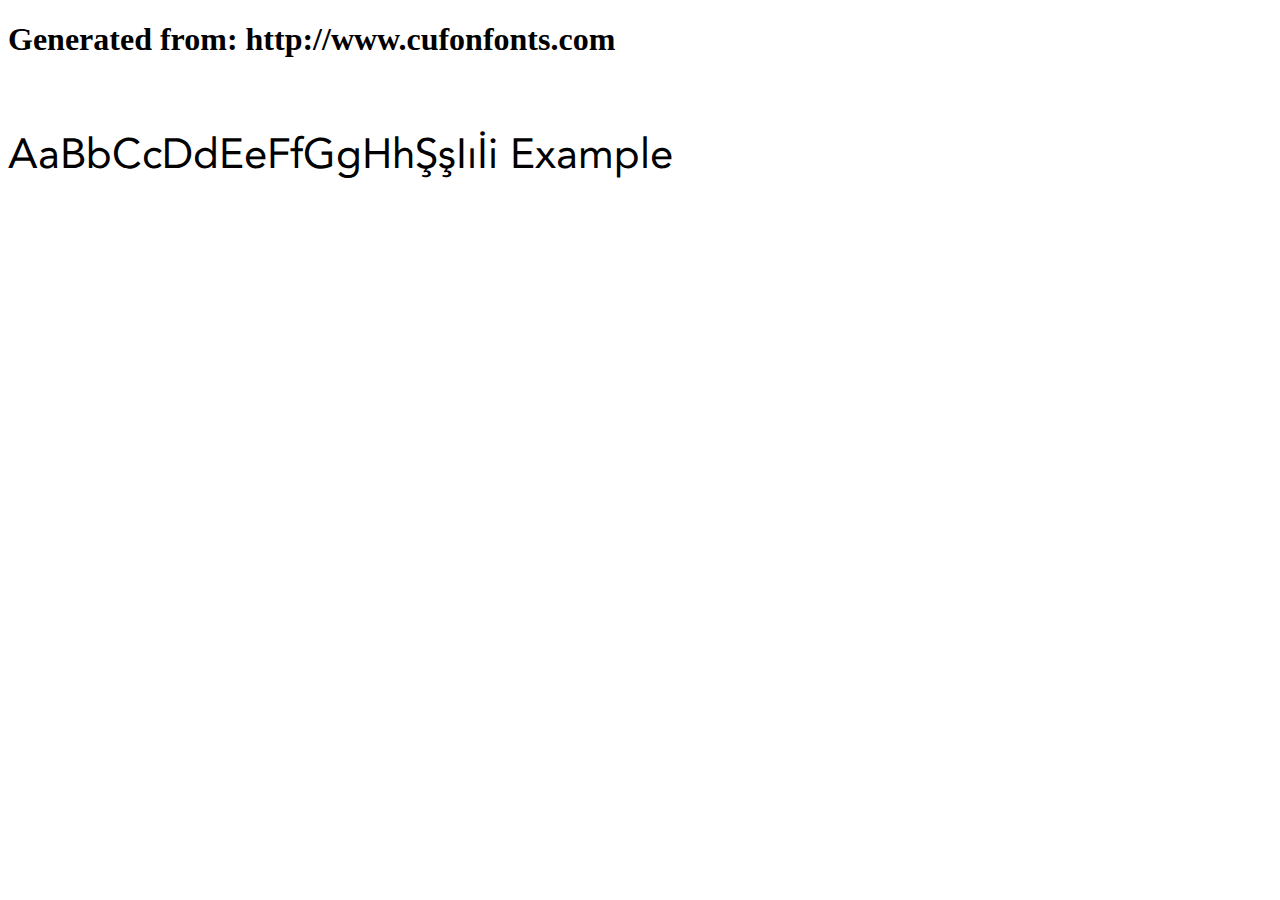
<file: fonts/avenir-cufonfonts-webfont/example.html>
<!DOCTYPE html>
<html xmlns="http://www.w3.org/1999/xhtml">
<head>
  <meta http-equiv="Content-Type" content="text/html; charset=utf-8"/>
  <link rel="stylesheet" type="text/css" href="style.css"/>
</head>

<body>
  <h1>
    Generated from: http://www.cufonfonts.com
  </h1>
  <br/>
  
  <h1 style="font-family:'Avenir Roman';font-weight:normal;font-size:42px">
    AaBbCcDdEeFfGgHhŞşIıİi Example
  </h1>

</body>
</html>
</file>
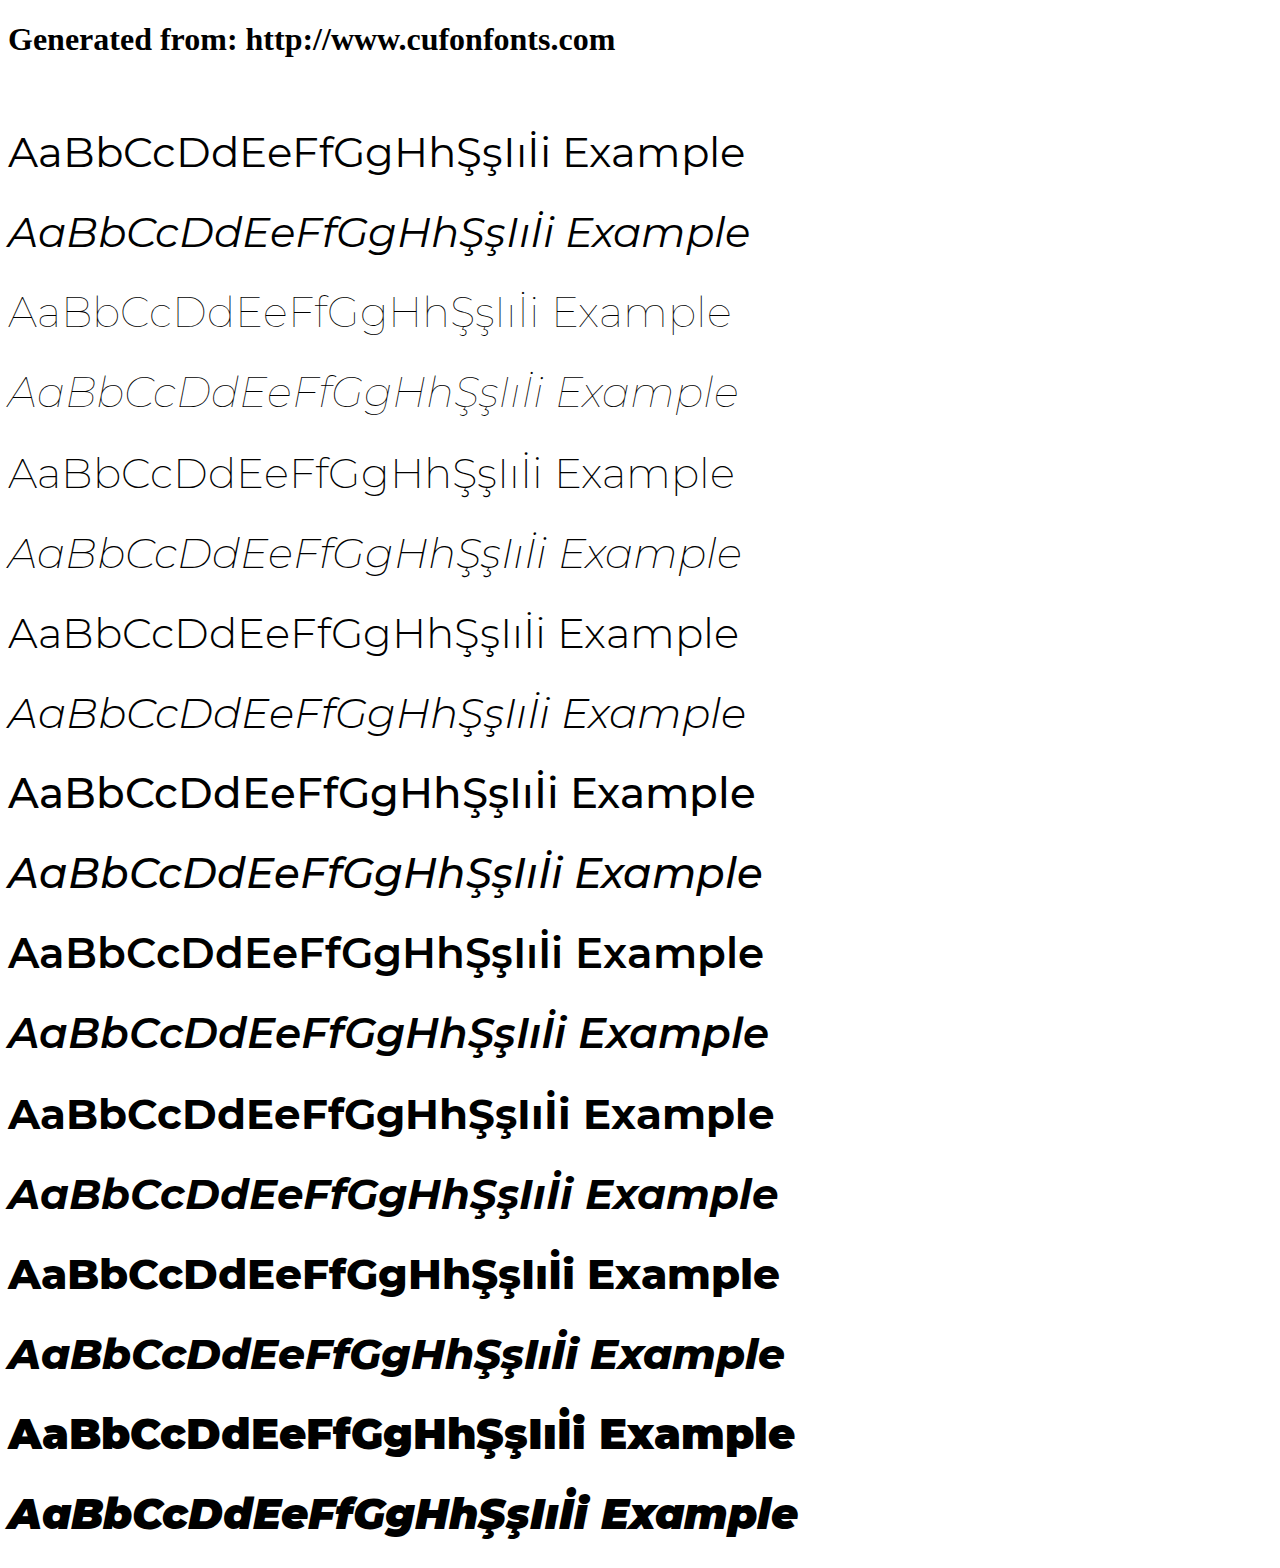
<file: fonts/montserrat-cufonfonts-webfont/example.html>
<!DOCTYPE html>
<html xmlns="http://www.w3.org/1999/xhtml">
<head>
    <meta http-equiv="Content-Type" content="text/html; charset=utf-8"/>
    <link rel="stylesheet" type="text/css"
          href="style.css"/>
</head>

<body>

<h1>Generated from: http://www.cufonfonts.com</h1><br/>
<h1 style="font-family:'Montserrat Regular';font-weight:normal;font-size:42px">AaBbCcDdEeFfGgHhŞşIıİi Example</h1>
<h1 style="font-family:'Montserrat Italic';font-weight:normal;font-size:42px">AaBbCcDdEeFfGgHhŞşIıİi Example</h1>
<h1 style="font-family:'Montserrat Thin';font-weight:normal;font-size:42px">AaBbCcDdEeFfGgHhŞşIıİi Example</h1>
<h1 style="font-family:'Montserrat Thin Italic';font-weight:normal;font-size:42px">AaBbCcDdEeFfGgHhŞşIıİi Example</h1>
<h1 style="font-family:'Montserrat ExtraLight';font-weight:normal;font-size:42px">AaBbCcDdEeFfGgHhŞşIıİi Example</h1>
<h1 style="font-family:'Montserrat ExtraLight Italic';font-weight:normal;font-size:42px">AaBbCcDdEeFfGgHhŞşIıİi Example</h1>
<h1 style="font-family:'Montserrat Light';font-weight:normal;font-size:42px">AaBbCcDdEeFfGgHhŞşIıİi Example</h1>
<h1 style="font-family:'Montserrat Light Italic';font-weight:normal;font-size:42px">AaBbCcDdEeFfGgHhŞşIıİi Example</h1>
<h1 style="font-family:'Montserrat Medium';font-weight:normal;font-size:42px">AaBbCcDdEeFfGgHhŞşIıİi Example</h1>
<h1 style="font-family:'Montserrat Medium Italic';font-weight:normal;font-size:42px">AaBbCcDdEeFfGgHhŞşIıİi Example</h1>
<h1 style="font-family:'Montserrat SemiBold';font-weight:normal;font-size:42px">AaBbCcDdEeFfGgHhŞşIıİi Example</h1>
<h1 style="font-family:'Montserrat SemiBold Italic';font-weight:normal;font-size:42px">AaBbCcDdEeFfGgHhŞşIıİi Example</h1>
<h1 style="font-family:'Montserrat Bold';font-weight:normal;font-size:42px">AaBbCcDdEeFfGgHhŞşIıİi Example</h1>
<h1 style="font-family:'Montserrat Bold Italic';font-weight:normal;font-size:42px">AaBbCcDdEeFfGgHhŞşIıİi Example</h1>
<h1 style="font-family:'Montserrat ExtraBold';font-weight:normal;font-size:42px">AaBbCcDdEeFfGgHhŞşIıİi Example</h1>
<h1 style="font-family:'Montserrat ExtraBold Italic';font-weight:normal;font-size:42px">AaBbCcDdEeFfGgHhŞşIıİi Example</h1>
<h1 style="font-family:'Montserrat Black';font-weight:normal;font-size:42px">AaBbCcDdEeFfGgHhŞşIıİi Example</h1>
<h1 style="font-family:'Montserrat Black Italic';font-weight:normal;font-size:42px">AaBbCcDdEeFfGgHhŞşIıİi Example</h1>


</body>
</html>
</file>
<file: fonts/avenir-cufonfonts-webfont/style.css>
/* #### Generated By: http://www.cufonfonts.com #### */

    @font-face {
    font-family: 'Avenir Roman';
    font-style: normal;
    font-weight: normal;
    src: local('Avenir Roman'), url('avenir_roman_12.woff') format('woff');
    }
</file>
<file: fonts/montserrat-cufonfonts-webfont/style.css>
/* #### Generated By: http://www.cufonfonts.com #### */

    @font-face {
    font-family: 'Montserrat Regular';
    font-style: normal;
    font-weight: normal;
    src: local('Montserrat Regular'), url('Montserrat-Regular.woff') format('woff');
    }
    

    @font-face {
    font-family: 'Montserrat Italic';
    font-style: normal;
    font-weight: normal;
    src: local('Montserrat Italic'), url('Montserrat-Italic.woff') format('woff');
    }
    

    @font-face {
    font-family: 'Montserrat Thin';
    font-style: normal;
    font-weight: normal;
    src: local('Montserrat Thin'), url('Montserrat-Thin.woff') format('woff');
    }
    

    @font-face {
    font-family: 'Montserrat Thin Italic';
    font-style: normal;
    font-weight: normal;
    src: local('Montserrat Thin Italic'), url('Montserrat-ThinItalic.woff') format('woff');
    }
    

    @font-face {
    font-family: 'Montserrat ExtraLight';
    font-style: normal;
    font-weight: normal;
    src: local('Montserrat ExtraLight'), url('Montserrat-ExtraLight.woff') format('woff');
    }
    

    @font-face {
    font-family: 'Montserrat ExtraLight Italic';
    font-style: normal;
    font-weight: normal;
    src: local('Montserrat ExtraLight Italic'), url('Montserrat-ExtraLightItalic.woff') format('woff');
    }
    

    @font-face {
    font-family: 'Montserrat Light';
    font-style: normal;
    font-weight: normal;
    src: local('Montserrat Light'), url('Montserrat-Light.woff') format('woff');
    }
    

    @font-face {
    font-family: 'Montserrat Light Italic';
    font-style: normal;
    font-weight: normal;
    src: local('Montserrat Light Italic'), url('Montserrat-LightItalic.woff') format('woff');
    }
    

    @font-face {
    font-family: 'Montserrat Medium';
    font-style: normal;
    font-weight: normal;
    src: local('Montserrat Medium'), url('Montserrat-Medium.woff') format('woff');
    }
    

    @font-face {
    font-family: 'Montserrat Medium Italic';
    font-style: normal;
    font-weight: normal;
    src: local('Montserrat Medium Italic'), url('Montserrat-MediumItalic.woff') format('woff');
    }
    

    @font-face {
    font-family: 'Montserrat SemiBold';
    font-style: normal;
    font-weight: normal;
    src: local('Montserrat SemiBold'), url('Montserrat-SemiBold.woff') format('woff');
    }
    

    @font-face {
    font-family: 'Montserrat SemiBold Italic';
    font-style: normal;
    font-weight: normal;
    src: local('Montserrat SemiBold Italic'), url('Montserrat-SemiBoldItalic.woff') format('woff');
    }
    

    @font-face {
    font-family: 'Montserrat Bold';
    font-style: normal;
    font-weight: normal;
    src: local('Montserrat Bold'), url('Montserrat-Bold.woff') format('woff');
    }
    

    @font-face {
    font-family: 'Montserrat Bold Italic';
    font-style: normal;
    font-weight: normal;
    src: local('Montserrat Bold Italic'), url('Montserrat-BoldItalic.woff') format('woff');
    }
    

    @font-face {
    font-family: 'Montserrat ExtraBold';
    font-style: normal;
    font-weight: normal;
    src: local('Montserrat ExtraBold'), url('Montserrat-ExtraBold.woff') format('woff');
    }
    

    @font-face {
    font-family: 'Montserrat ExtraBold Italic';
    font-style: normal;
    font-weight: normal;
    src: local('Montserrat ExtraBold Italic'), url('Montserrat-ExtraBoldItalic.woff') format('woff');
    }
    

    @font-face {
    font-family: 'Montserrat Black';
    font-style: normal;
    font-weight: normal;
    src: local('Montserrat Black'), url('Montserrat-Black.woff') format('woff');
    }
    

    @font-face {
    font-family: 'Montserrat Black Italic';
    font-style: normal;
    font-weight: normal;
    src: local('Montserrat Black Italic'), url('Montserrat-BlackItalic.woff') format('woff');
    }
</file>
<file: css/main.css>
.flex {
  display: flex;
}

.grid {
  display: grid;
}

.black-bg {
  background-color: #0a0a0d;
}

.black-red {
  background-color: #9b1222;
}

.black-white {
  background-color: #fcfefd;
}

.white-bg {
  background-color: #fcfefd;
}

.red-bg {
  background-color: #9b1222;
}

.black-text {
  color: #0a0a0d;
}

.hr-dark {
  width: calc(100% - 50px);
  height: 1px;
  margin: 30px 25px;
  background-color: #fcfefd;
  box-shadow: 0px 0px 5px 1px #fcfefd;
}

.white-text {
  color: #fcfefd;
}

.red-text {
  color: #9b1222;
}

.white-border {
  border: 2px #fcfefd solid;
}

.red-border {
  border: 2px #fcfefd solid;
}

.black-border {
  border: 2px #fcfefd solid;
}

.centered-text {
  text-align: center;
}

.capitalized {
  text-transform: uppercase;
}

.borderless {
  border: none;
}

* {
  margin: 0;
  padding: 0;
  box-sizing: border-box;
  font-family: "Avenir Roman";
  text-decoration: none;
  transition-duration: 0.2s;
  outline: none;
}

nav {
  background-color: #0a0a0d;
}

nav {
  background-color: #0a0a0d;
  display: flex;
  align-items: center;
  align-content: center;
}
@media all and (max-width: 765px) {
  nav {
    display: block;
  }
}
nav svg path {
  fill: #fcfefd;
}
nav .brand {
  display: flex;
  align-items: center;
}
@media all and (max-width: 600px) {
  nav .brand .logo {
    padding: 5px 0;
  }
}
nav .brand .logo .img {
  width: 250px;
}
@media all and (max-width: 600px) {
  nav .brand .logo .img {
    width: 180px;
  }
}
nav .brand .logo .img img {
  width: 100%;
}
nav .brand .menu {
  display: none;
}
@media all and (max-width: 765px) {
  nav .brand .menu {
    display: block;
    margin-right: 10px;
  }
}
nav .brand .menu button {
  background-color: #0a0a0d;
  border: none;
}
nav .brand .user {
  display: none;
}
@media all and (max-width: 765px) {
  nav .brand .user {
    display: block;
    margin: 0 10px 0 auto;
  }
}
nav .options {
  flex-grow: 1;
  display: flex;
  align-items: center;
}
@media all and (max-width: 765px) {
  nav .options {
    display: none;
  }
}
nav .options a {
  color: #fcfefd;
  padding: 20px;
}
@media all and (max-width: 765px) {
  nav .options a {
    display: block;
  }
}
nav .options a:hover {
  color: #0a0a0d;
  background-color: #fcfefd;
}
nav .options a:nth-of-type(1) {
  margin-left: auto;
}
nav .options a:last-of-type {
  padding: 10px 20px;
}
@media all and (max-width: 765px) {
  nav .options a:last-of-type {
    display: none;
  }
}
nav .options a:last-of-type:hover svg path {
  fill: #0a0a0d;
}

nav.login {
  display: flex;
  padding: 10px;
}
nav.login a {
  display: block;
  padding: 20px;
}
nav.login a:last-of-type {
  margin-left: auto;
}
nav.login a:hover {
  color: #0a0a0d;
  background-color: #fcfefd;
}
nav.login a:hover svg path {
  fill: #0a0a0d;
}

#carousel {
  display: flex;
}
#carousel .movie {
  display: flex;
  flex-direction: column;
  background-size: 100VW;
  padding: 50px;
  background-repeat: no-repeat;
  height: 500px;
}
@media all and (max-width: 887px) {
  #carousel .movie {
    background-size: cover;
  }
}
#carousel .movie .details {
  margin-top: auto;
}
#carousel .movie .title {
  font-weight: 500;
  font-size: 30px;
  margin: 10px 0;
}
#carousel .movie .overview {
  margin: 10px 0;
}
#carousel .movie .cta {
  padding: 25px 50px;
  border-radius: 2rem;
  font-size: 16px;
  margin-top: 20px;
}

main.login button, main.signup button {
  padding: 20px 40px;
  border-radius: 5px;
  display: block;
  width: 300px;
  margin: 20px calc((100% - 300px) / 2);
}

section.coming-soon h2 {
  padding: 20px 10px;
  font-size: 32px;
}

main.schedule {
  padding: 0 5%;
}
main.schedule h1 {
  margin: 60px 0;
}
main.schedule .movie {
  border: 2px #fcfefd solid;
  border-radius: 10px;
  align-items: center;
  text-align: center;
}
main.schedule .movie .date {
  flex-grow: 1;
  padding: 20px 0;
}
main.schedule .movie .name {
  flex-grow: 3;
  padding: 20px 0;
}
main.schedule .movie .time {
  padding: 20px 0;
  flex-grow: 2;
}
main.schedule .movie button {
  border-top-right-radius: 10px;
  border-bottom-right-radius: 10px;
  padding: 20px 0;
  flex-grow: 1;
}
main.schedule .movie button:hover {
  background-color: #fcfefd;
}
main.schedule .movie button:hover svg path {
  fill: #0a0a0d;
}

#upcoming-carousel .movie {
  margin: 0 10px;
  display: block;
}
#upcoming-carousel .movie p {
  margin: 10px 0;
}
#upcoming-carousel .movie a {
  padding: 10px 20px;
  display: block;
  margin: 10px 0;
  width: fit-content;
  border-radius: 20px;
}
#upcoming-carousel .movie:hover {
  transform: scale(1.01);
}

section.filter form {
  padding: 0 5%;
  align-content: center;
  justify-content: center;
  align-items: center;
}
section.filter form h2 {
  margin-left: auto;
  margin-right: 20px;
}
section.filter form input {
  flex-grow: 1;
  display: block;
  padding: 10px 5px;
  font-size: 18px;
  margin: 0 5px;
  border-radius: 5px;
}
section.filter form input:last-of-type {
  padding: 12px 2px;
}

section.subscribe {
  padding: 50px 10px;
}
section.subscribe form {
  display: flex;
  justify-content: center;
  padding: 50px 10%;
}
@media all and (max-width: 440px) {
  section.subscribe form {
    display: block;
  }
}
section.subscribe form button {
  display: block;
  padding: 10px 50px;
  border: none;
  font-size: 16px;
  border-radius: 5px;
  margin-left: 20px;
}
@media all and (max-width: 440px) {
  section.subscribe form button {
    width: 100%;
    margin: 10px 0;
  }
}
section.subscribe form input {
  padding: 10px 10px;
  flex-grow: 1;
  border: none;
  font-size: 16px;
  border-radius: 5px;
  display: block;
  border-radius: 5px;
}
@media all and (max-width: 440px) {
  section.subscribe form input {
    width: 100%;
  }
}

section.advertise {
  background-image: linear-gradient(120deg, #0a0a0df6, #0a0a0df6), url("../img/newsletter-bg.png");
  padding: 150px 20px;
  background-repeat: no-repeat;
  background-size: cover;
  text-align: center;
  color: #fcfefd;
}
section.advertise h2 {
  text-transform: uppercase;
  margin-bottom: 20px;
  font-size: 32px;
}
section.advertise button {
  border: none;
  padding: 30px 70px;
  border-radius: 10px;
  font-size: 18px;
}
section.advertise button:hover {
  background-color: #880f1d;
}

section.contact.hero {
  background-image: linear-gradient(120deg, #0a0a0df6, #0a0a0df6), url("../img/contact-drop.png");
  padding: 200px 20px;
}
section.contact.hero h1 {
  font-size: 4rem;
}
section.contact.hero p {
  font-size: 16px;
}

section.contact {
  grid-template-columns: 7fr 3fr;
}
section.contact section.handles {
  padding: 50px;
  text-transform: uppercase;
}
section.contact section.handles h2:nth-of-type(2) {
  margin-top: 20px;
}
section.contact section.handles a:hover {
  text-decoration: underline;
}
section.contact form {
  padding: 50px;
}
section.contact form input {
  width: 100%;
  display: block;
  border-width: 1px;
  padding: 15px;
  margin: 10px 0;
  font-size: 16px;
  border-radius: 10px;
}
section.contact form button {
  display: block;
  width: 100%;
  padding: 15px;
  font-size: 16px;
  border-radius: 10px;
}
section.contact form textarea {
  display: block;
  width: 100%;
  height: 200px;
  padding: 15px;
  margin: 10px 0;
  font-size: 16px;
  border-radius: 10px;
  resize: none;
}

section.exclusive {
  padding: 100px 20px;
  background-image: url("../img/newsletter-bg.png");
  background-size: 100vw;
  background-repeat: no-repeat;
}
section.exclusive .button {
  padding: 20px 30px;
  width: fit-content;
  display: block;
  margin: 40px 0;
  border-radius: 3rem;
}
section.exclusive .button:hover {
  background-color: #ecf3f0;
}

footer .logo {
  padding: 20px;
}
footer .logo .img {
  margin: 0 auto;
  width: 280px;
}
footer .logo .img img {
  width: 100%;
}
footer .grid {
  grid-template-columns: repeat(3, 1fr);
  align-items: start;
  justify-content: center;
  justify-items: center;
}
@media all and (max-width: 765px) {
  footer .grid {
    grid-template-columns: 1fr;
    gap: 50px;
  }
}
footer .grid .column {
  color: #fcfefd;
}
footer .grid .column h3 {
  text-transform: uppercase;
  text-align: center;
}
footer .grid .column a {
  display: block;
  padding: 10px 0;
  color: #fcfefd;
  text-align: center;
}
footer .grid .column a:hover {
  text-decoration: underline;
}
footer .social {
  text-align: center;
  text-transform: uppercase;
  color: #fcfefd;
  padding: 20px;
}
footer .social h3 {
  padding: 20px;
}
footer .social .links {
  flex-direction: row;
  justify-content: center;
  align-items: center;
  align-content: center;
}
footer .social .links a {
  border-radius: 5rem;
  color: #fcfefd;
  padding: 20px;
  margin: 0 5px;
}
footer .social .links a svg path {
  fill: #fcfefd;
}
footer .social .links a:hover {
  background-color: #fcfefd;
}
footer .social .links a:hover svg path {
  fill: #0a0a0d;
}
footer small {
  display: block;
  padding: 20px 0 50px;
}

/*# sourceMappingURL=main.css.map */
</file>
<file: css/profile.css>
.flex {
  display: flex;
}

.grid {
  display: grid;
}

.black-bg {
  background-color: #0a0a0d;
}

.black-red {
  background-color: #9b1222;
}

.black-white {
  background-color: #fcfefd;
}

.white-bg {
  background-color: #fcfefd;
}

.red-bg {
  background-color: #9b1222;
}

.black-text {
  color: #0a0a0d;
}

.hr-dark {
  width: calc(100% - 50px);
  height: 1px;
  margin: 30px 25px;
  background-color: #fcfefd;
  box-shadow: 0px 0px 5px 1px #fcfefd;
}

.white-text {
  color: #fcfefd;
}

.red-text {
  color: #9b1222;
}

.white-border {
  border: 2px #fcfefd solid;
}

.red-border {
  border: 2px #fcfefd solid;
}

.black-border {
  border: 2px #fcfefd solid;
}

.centered-text {
  text-align: center;
}

.capitalized {
  text-transform: uppercase;
}

.borderless {
  border: none;
}

* {
  margin: 0;
  padding: 0;
  box-sizing: border-box;
  font-family: "Avenir Roman";
  text-decoration: none;
  transition-duration: 0.2s;
  outline: none;
}

nav {
  background-color: #0a0a0d;
}

body {
  background-color: #141414;
}

main.profile {
  display: grid;
  grid-template-columns: 1fr 3fr;
  padding: 20px;
  gap: 20px;
}
@media all and (max-width: 680px) {
  main.profile {
    display: block;
    padding: 0;
  }
}
main.profile .sidebar {
  height: 700px;
  border-radius: 20px;
}
@media all and (max-width: 680px) {
  main.profile .sidebar {
    border-radius: 0;
    height: fit-content;
  }
}
main.profile .sidebar .img {
  padding: 20px 20%;
}
@media all and (max-width: 680px) {
  main.profile .sidebar .img {
    display: none;
  }
}
main.profile .sidebar .img svg {
  width: 100%;
}
main.profile .sidebar .img svg path {
  fill: #fcfefd;
}
@media all and (max-width: 680px) {
  main.profile .sidebar .links {
    display: flex;
    position: sticky;
    top: 0;
    left: 0;
  }
}
main.profile .sidebar .links a {
  display: flex;
  padding: 20px 0;
  text-align: center;
  align-items: center;
  justify-content: center;
}
@media all and (max-width: 680px) {
  main.profile .sidebar .links a {
    flex-grow: 1;
  }
}
main.profile .sidebar .links a:hover {
  text-decoration: underline;
}
main.profile .sidebar .links a p {
  margin-left: 10px;
  margin-right: auto;
}
@media all and (max-width: 400px) {
  main.profile .sidebar .links a p {
    display: none;
  }
}
main.profile .sidebar .links a svg {
  margin-left: auto;
}
@media all and (max-width: 400px) {
  main.profile .sidebar .links a svg {
    margin: 0 auto;
  }
}
main.profile .sidebar .links a svg path {
  fill: #fcfefd;
}
main.profile .ajax {
  height: 700px;
  overflow: scroll;
  border-radius: 20px;
  padding: 20px 20px;
}
main.profile .ajax::-webkit-scrollbar {
  display: none;
}
@media all and (max-width: 680px) {
  main.profile .ajax {
    height: fit-content;
    padding: 40px 20px;
    border-radius: 0;
  }
}
@media all and (max-width: 400px) {
  main.profile .ajax {
    padding: 10px;
  }
}
main.profile .ajax div.action {
  margin: 10px 0;
  border-radius: 10px;
  border: 1px #fcfefd solid;
  padding: 10px;
  align-items: center;
}
main.profile .ajax div.action .action-name {
  flex-grow: 1;
  text-align: center;
}
main.profile .ajax div.action button {
  margin-left: auto;
}
main.profile .ajax div.action button:hover {
  background-color: #fcfefd;
}
main.profile .ajax div.action button:hover svg path {
  fill: #0a0a0d;
}
main.profile .ajax div.action:hover {
  transform: scale(1.01);
}
main.profile .ajax table {
  width: 100%;
}
main.profile .ajax table thead {
  border: 1px #fcfefd solid;
  position: sticky;
  top: 0;
  left: 0;
}
main.profile .ajax table thead th {
  padding: 40px 20px;
  margin: 0 10px;
}
@media all and (max-width: 470px) {
  main.profile .ajax table thead th {
    padding: 40px 10px;
  }
}
@media all and (max-width: 560px) {
  main.profile .ajax table thead th:nth-of-type(4) {
    display: none;
  }
}
@media all and (max-width: 470px) {
  main.profile .ajax table thead th:nth-of-type(2) {
    display: none;
  }
}
main.profile .ajax table tbody {
  text-align: center;
}
main.profile .ajax table tbody tr td {
  padding: 20px 0;
}
main.profile .ajax table tbody tr td[data-status=complete] {
  background-color: #024900;
}
main.profile .ajax table tbody tr td[data-status=pending] {
  background-color: #a5a800;
}
main.profile .ajax table tbody tr td[data-status=expired] {
  background-color: #9b1222;
}
@media all and (max-width: 560px) {
  main.profile .ajax table tbody tr td:nth-of-type(4) {
    display: none;
  }
}
@media all and (max-width: 470px) {
  main.profile .ajax table tbody tr td:nth-of-type(2) {
    display: none;
  }
}
main.profile .ajax table tbody tr:hover {
  transform: scale(1.01);
}
main.profile .ajax .coupon-category {
  background-color: #222222;
  padding: 20px;
  border-radius: 10px;
  margin: 20px 0;
}
main.profile .ajax .coupon-category .coupon {
  background-color: #9b1222;
  padding: 20px;
  border-radius: 20px;
  display: flex;
  margin: 20px 0;
  align-items: center;
}
main.profile .ajax .coupon-category .coupon:hover {
  transform: scale(1.01);
}
main.profile .ajax .coupon-category .coupon button {
  margin-left: auto;
  padding: 10px 40px;
  border-radius: 10rem;
  font-size: 16px;
}

/*# sourceMappingURL=profile.css.map */
</file>
